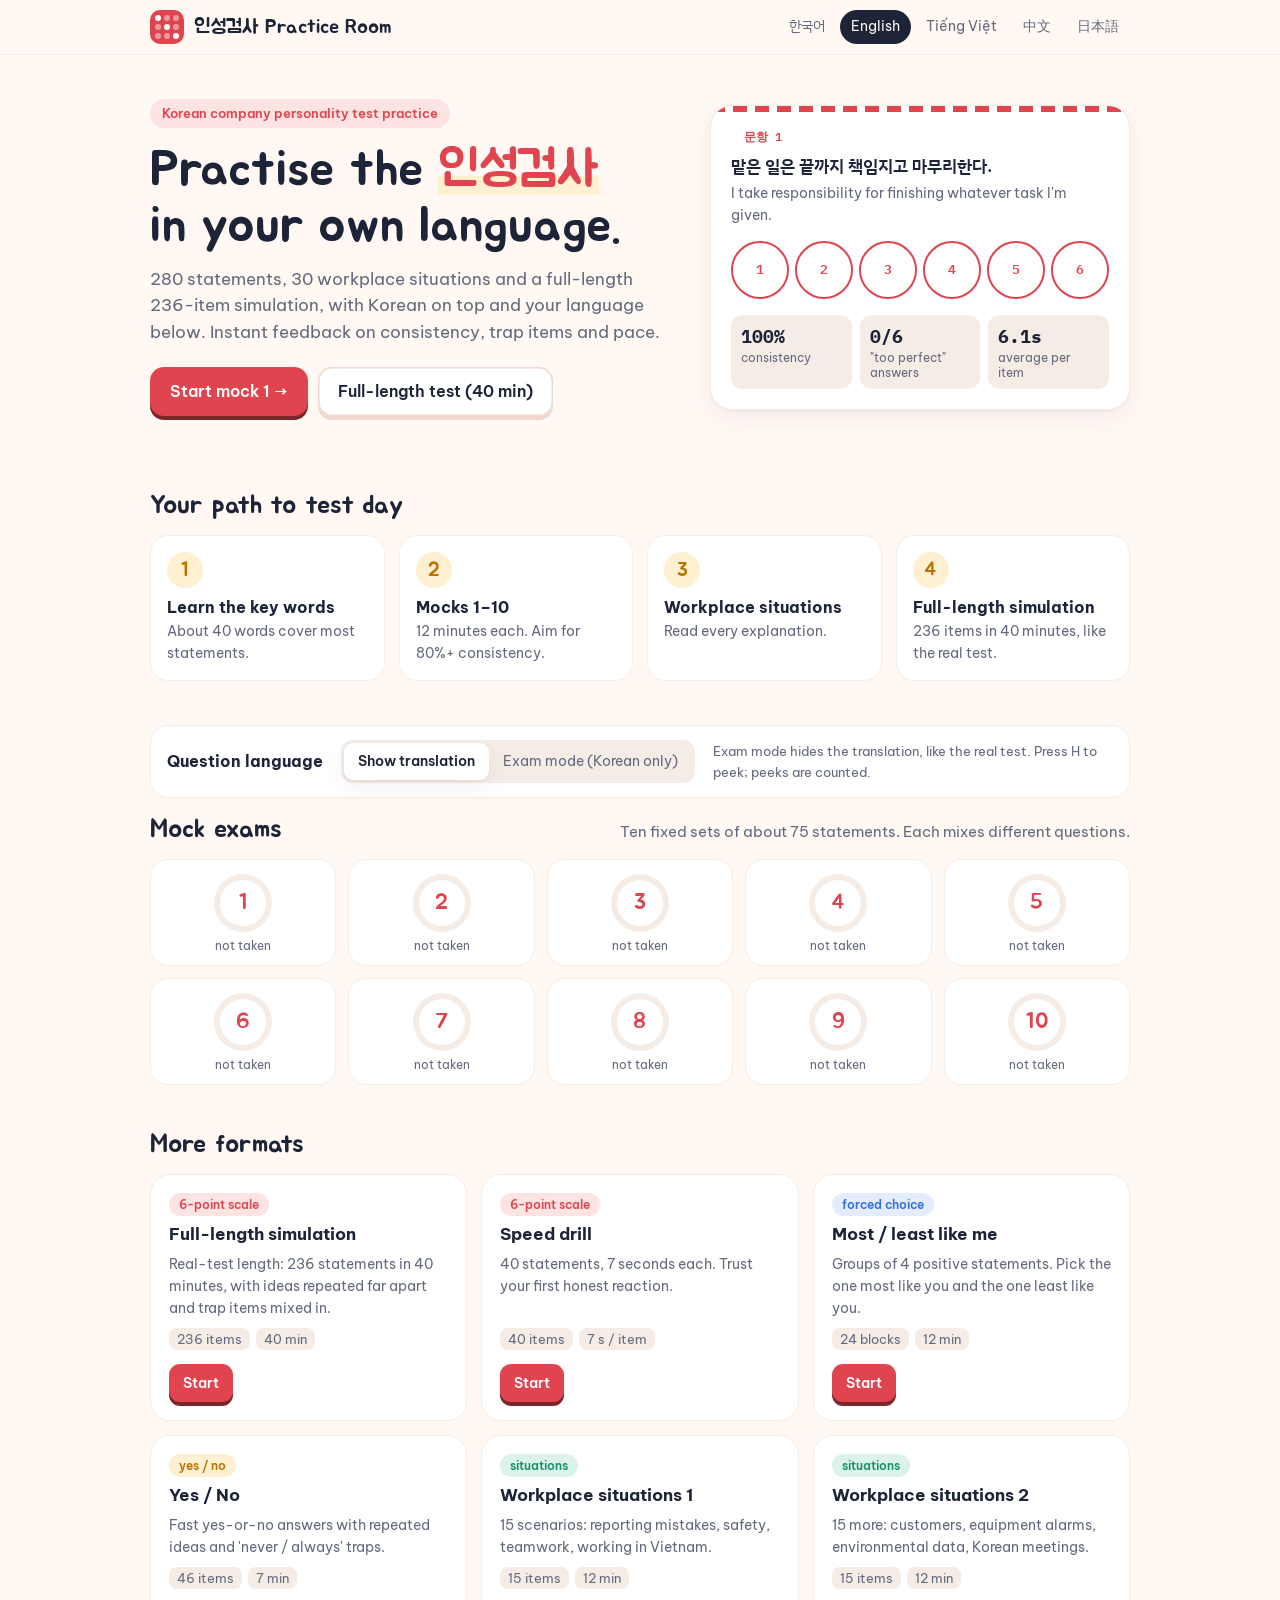
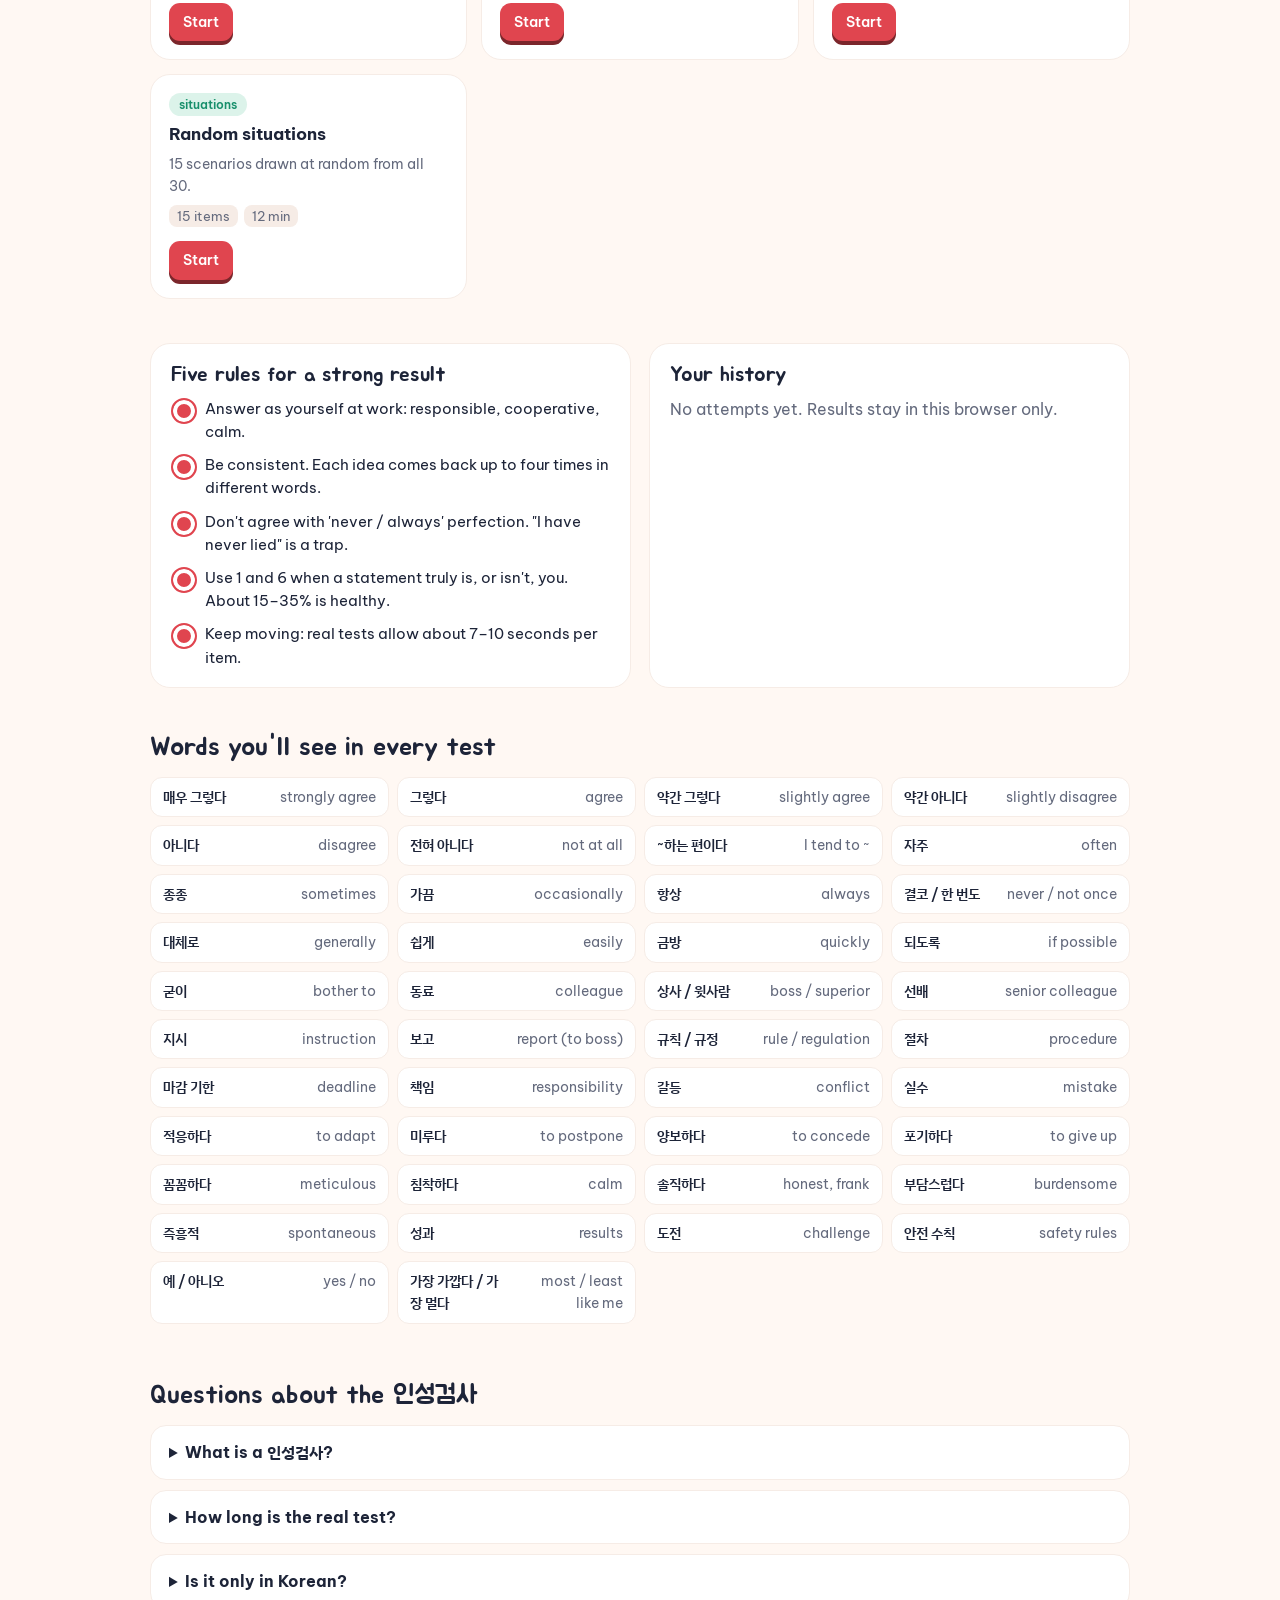
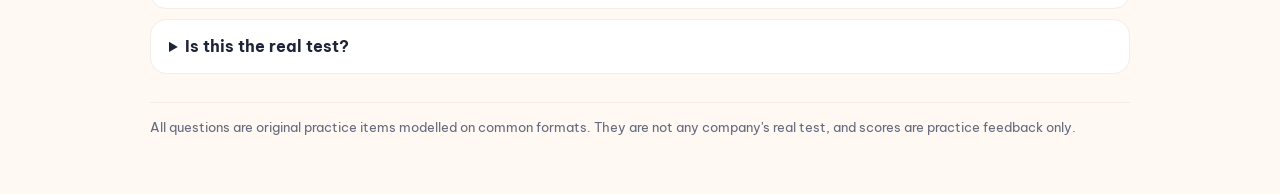
<file: index.html>
<!doctype html>
<html lang="en">
<head>
<meta charset="utf-8"><meta name="viewport" content="width=device-width, initial-scale=1, viewport-fit=cover">
<title>Korean Personality Test (인성검사) Practice – Free Mock Exams in English</title><meta name="description" content="Free practice for the Korean company personality test (인성검사): 10 mock exams, a 236-item full-length simulation, speed drill, forced-choice and 30 workplace situations, with English translations and instant feedback on consistency and faking."><meta name="keywords" content="인성검사, Korean personality test, Korean company personality test practice, inseong test, Korean job test, Samsung SK LG personality test practice, foreign students Korea job, 인적성 practice">
<link rel="canonical" href="https://nguyenducanh97.github.io/personality-test/"><link rel="alternate" hreflang="en" href="https://nguyenducanh97.github.io/personality-test/"><link rel="alternate" hreflang="ko" href="https://nguyenducanh97.github.io/personality-test/ko/"><link rel="alternate" hreflang="vi" href="https://nguyenducanh97.github.io/personality-test/vi/"><link rel="alternate" hreflang="zh-Hans" href="https://nguyenducanh97.github.io/personality-test/zh/"><link rel="alternate" hreflang="ja" href="https://nguyenducanh97.github.io/personality-test/ja/"><link rel="alternate" hreflang="x-default" href="https://nguyenducanh97.github.io/personality-test/"><meta name="robots" content="index, follow">
<meta property="og:type" content="website"><meta property="og:url" content="https://nguyenducanh97.github.io/personality-test/"><meta property="og:title" content="Korean Personality Test (인성검사) Practice – Free Mock Exams in English"><meta property="og:description" content="Free practice for the Korean company personality test (인성검사): 10 mock exams, a 236-item full-length simulation, speed drill, forced-choice and 30 workplace situations, with English translations and instant feedback on consistency and faking."><meta property="og:locale" content="en_US"><meta name="twitter:card" content="summary">
<meta name="theme-color" content="#E0454F"><link rel="preconnect" href="https://fonts.googleapis.com"><link rel="preconnect" href="https://fonts.gstatic.com" crossorigin><link rel="stylesheet" href="https://fonts.googleapis.com/css2?family=Jua&family=Be+Vietnam+Pro:wght@400;600;700&family=IBM+Plex+Sans+KR:wght@400;600;700&family=IBM+Plex+Mono:wght@500;600&display=swap"><script type="application/ld+json">{"@context": "https://schema.org", "@graph": [{"@type": "WebApplication", "name": "인성검사 Practice Room", "url": "https://nguyenducanh97.github.io/personality-test/", "inLanguage": "en", "applicationCategory": "EducationalApplication", "operatingSystem": "Any", "description": "Free practice for the Korean company personality test (인성검사): 10 mock exams, a 236-item full-length simulation, speed drill, forced-choice and 30 workplace situations, with English translations and instant feedback on consistency and faking.", "offers": {"@type": "Offer", "price": "0", "priceCurrency": "USD"}}, {"@type": "FAQPage", "mainEntity": [{"@type": "Question", "name": "What is a 인성검사?", "acceptedAnswer": {"@type": "Answer", "text": "It's the personality test most large Korean companies give applicants after document screening. You rate hundreds of short statements about yourself; there are no right answers, but companies check consistency, honesty and fit."}}, {"@type": "Question", "name": "How long is the real test?", "acceptedAnswer": {"@type": "Answer", "text": "Usually 200–400+ statements in 40–60 minutes, about 7–10 seconds each. The full-length simulation here matches that."}}, {"@type": "Question", "name": "Is it only in Korean?", "acceptedAnswer": {"@type": "Answer", "text": "Most tests are in Korean. Practise with translations first, then switch to exam mode to build reading speed."}}, {"@type": "Question", "name": "Is this the real test?", "acceptedAnswer": {"@type": "Answer", "text": "No. Every question here is an original practice item based on common formats, not any company's actual test."}}]}]}</script>
<link rel="stylesheet" href="assets/style.css">
</head>
<body>
<header class="topbar"><div class="in"><a class="brand" href="./"><span class="logo" aria-hidden="true"><i class="f"></i><i></i><i></i><i></i><i class="f"></i><i></i><i></i><i></i><i class="f"></i></span><span>인성검사 Practice Room</span></a><nav class="langs" aria-label="Language"><a href="./ko/" hreflang="ko" lang="ko">한국어</a><a href="./" hreflang="en" lang="en" aria-current="page">English</a><a href="./vi/" hreflang="vi" lang="vi">Tiếng Việt</a><a href="./zh/" hreflang="zh-Hans" lang="zh-Hans">中文</a><a href="./ja/" hreflang="ja" lang="ja">日本語</a></nav></div></header>
<main class="wrap">
<div id="app"><div class="hero"><div><span class="eyebrow">Korean company personality test practice</span><h1>Practise the 인성검사 in your own language.</h1><p class="sub">280 statements, 30 workplace situations and a full-length 236-item simulation, with Korean on top and your language below. Instant feedback on consistency, trap items and pace.</p></div></div>
<noscript><p>This practice site needs JavaScript.</p></noscript></div>
<section id="about" class="faq"><div class="sec-head"><h2>Questions about the 인성검사</h2></div><details><summary>What is a 인성검사?</summary><p>It's the personality test most large Korean companies give applicants after document screening. You rate hundreds of short statements about yourself; there are no right answers, but companies check consistency, honesty and fit.</p></details><details><summary>How long is the real test?</summary><p>Usually 200–400+ statements in 40–60 minutes, about 7–10 seconds each. The full-length simulation here matches that.</p></details><details><summary>Is it only in Korean?</summary><p>Most tests are in Korean. Practise with translations first, then switch to exam mode to build reading speed.</p></details><details><summary>Is this the real test?</summary><p>No. Every question here is an original practice item based on common formats, not any company's actual test.</p></details><footer class="note">All questions are original practice items modelled on common formats. They are not any company's real test, and scores are practice feedback only.</footer></section>
</main>
<script>window.PAGE_LANG="en";</script>
<script src="assets/data.js"></script>
<script src="assets/app.js"></script>
</body>
</html>
</file>
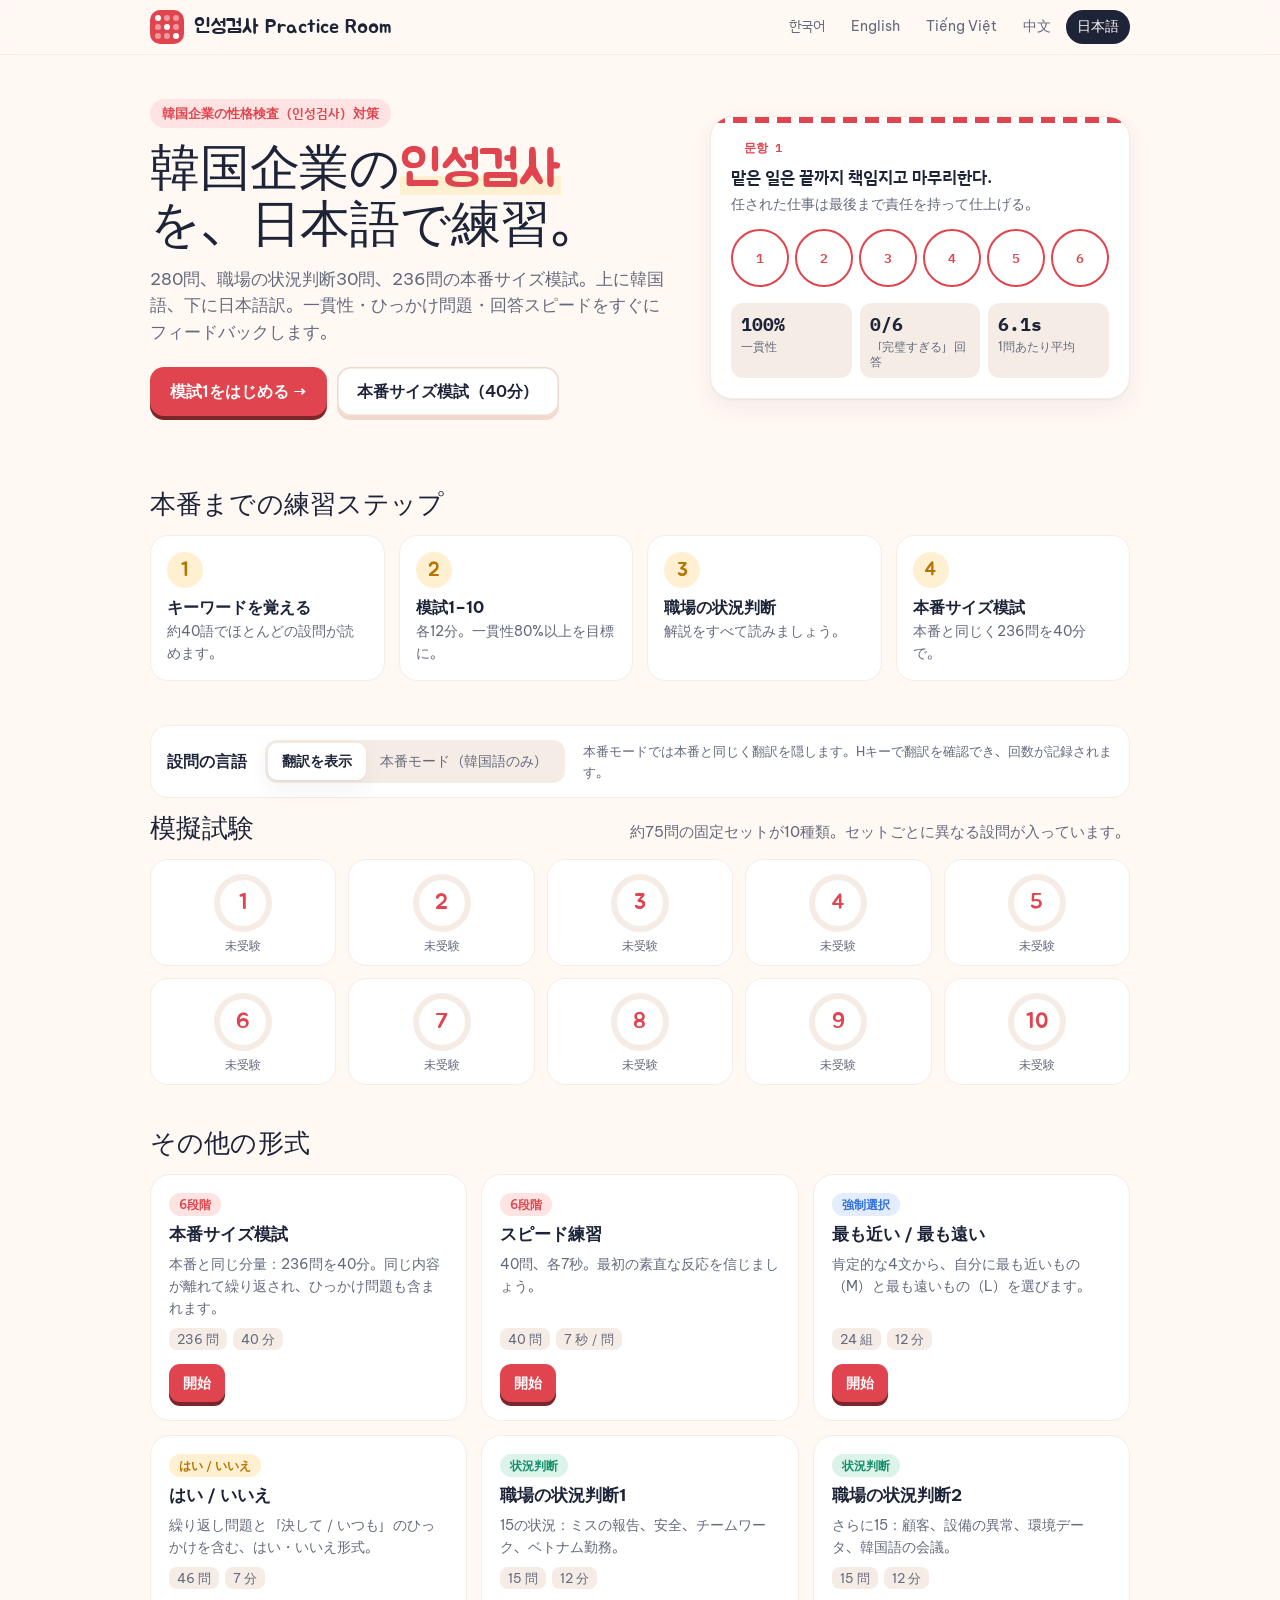
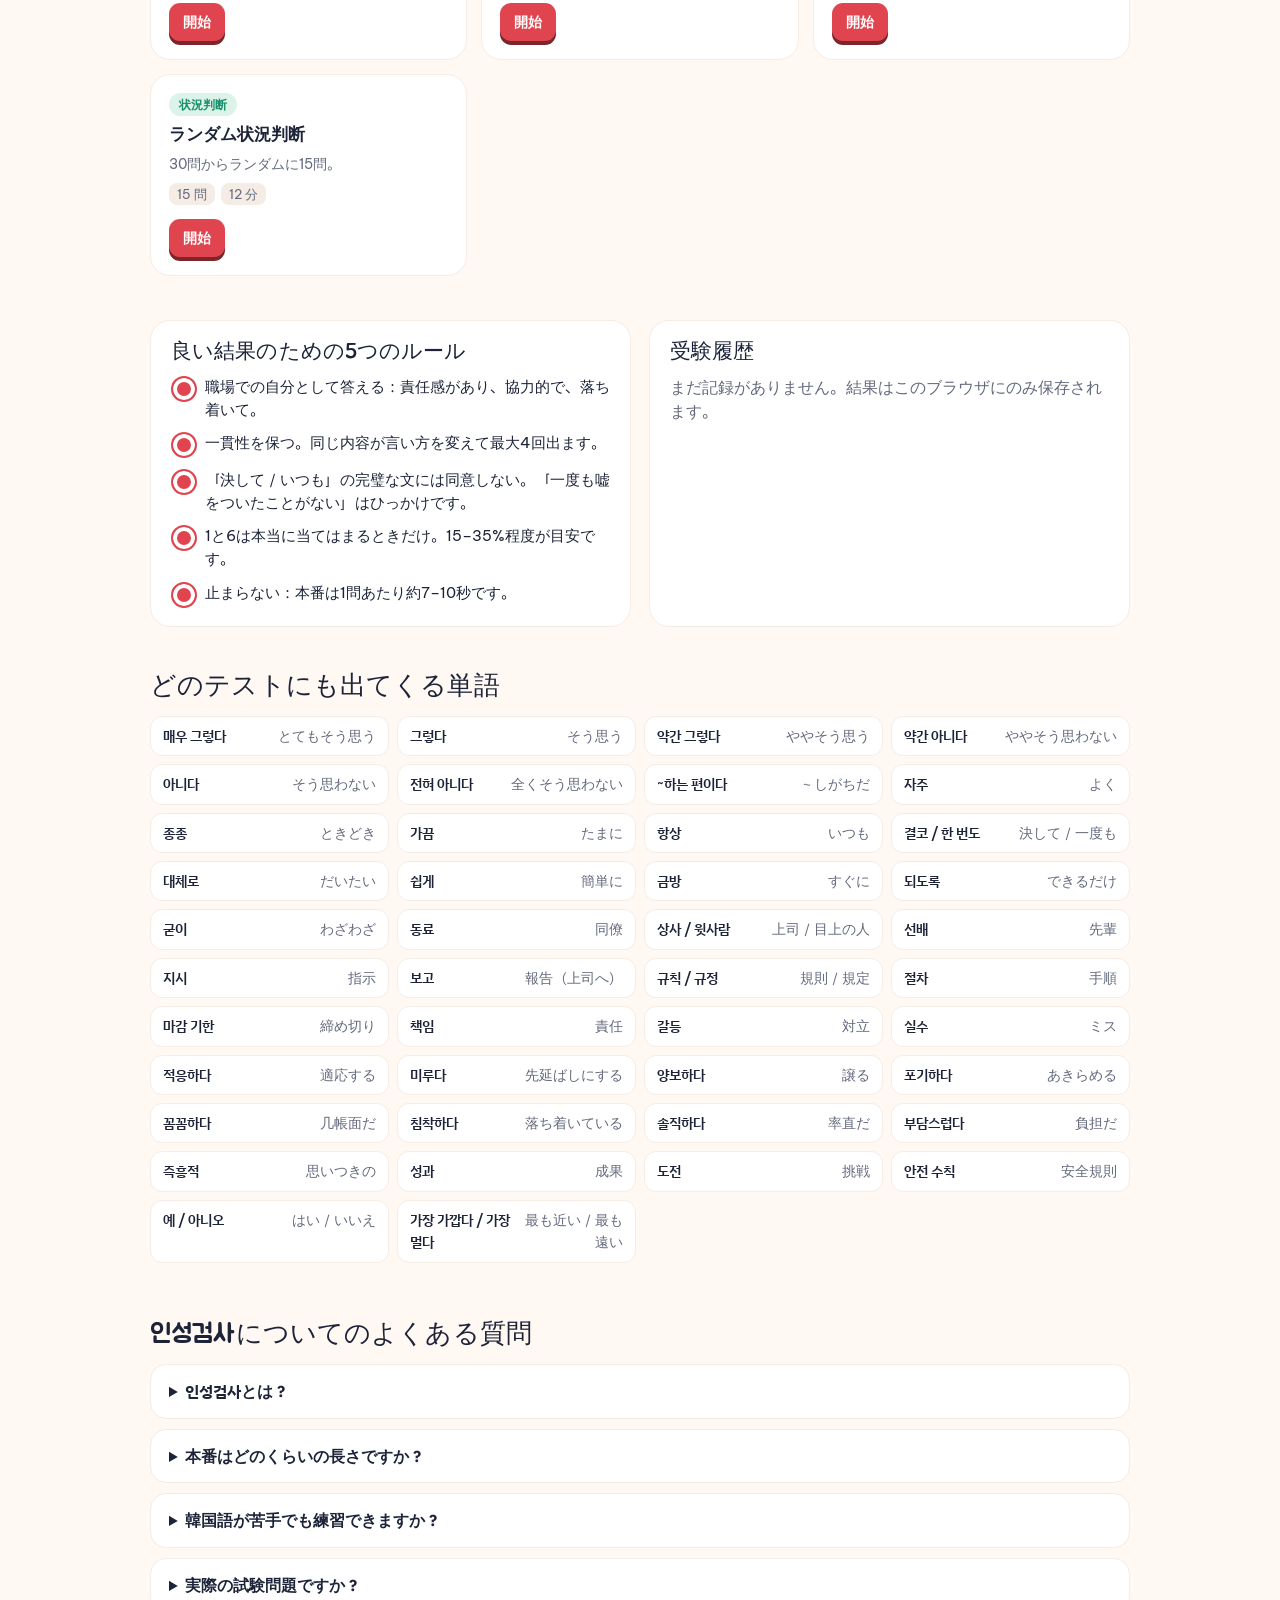
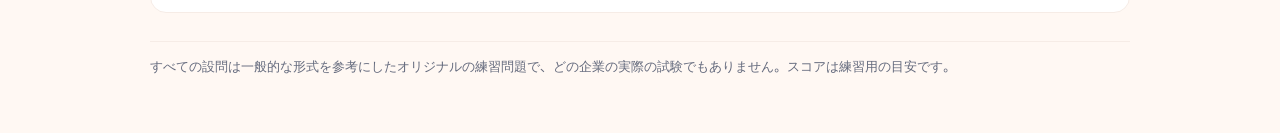
<file: ja/index.html>
<!doctype html>
<html lang="ja">
<head>
<meta charset="utf-8"><meta name="viewport" content="width=device-width, initial-scale=1, viewport-fit=cover">
<title>韓国企業の性格検査（인성검사）対策 – 無料模擬試験・日本語訳付き</title><meta name="description" content="韓国企業の性格検査（인성검사）を無料で練習：模試10回、236問の本番サイズ模試、スピード練習、強制選択、職場の状況判断30問。日本語訳付きで、回答の一貫性や誇張傾向をすぐに確認できます。韓国で就職を目指す留学生向け。"><meta name="keywords" content="인성검사, 韓国 性格検査, 韓国企業 適性検査 対策, 인성검사 練習, 韓国 就職, 留学生 韓国就職, 인적성">
<link rel="canonical" href="https://nguyenducanh97.github.io/personality-test/ja/"><link rel="alternate" hreflang="en" href="https://nguyenducanh97.github.io/personality-test/"><link rel="alternate" hreflang="ko" href="https://nguyenducanh97.github.io/personality-test/ko/"><link rel="alternate" hreflang="vi" href="https://nguyenducanh97.github.io/personality-test/vi/"><link rel="alternate" hreflang="zh-Hans" href="https://nguyenducanh97.github.io/personality-test/zh/"><link rel="alternate" hreflang="ja" href="https://nguyenducanh97.github.io/personality-test/ja/"><link rel="alternate" hreflang="x-default" href="https://nguyenducanh97.github.io/personality-test/"><meta name="robots" content="index, follow">
<meta property="og:type" content="website"><meta property="og:url" content="https://nguyenducanh97.github.io/personality-test/ja/"><meta property="og:title" content="韓国企業の性格検査（인성검사）対策 – 無料模擬試験・日本語訳付き"><meta property="og:description" content="韓国企業の性格検査（인성검사）を無料で練習：模試10回、236問の本番サイズ模試、スピード練習、強制選択、職場の状況判断30問。日本語訳付きで、回答の一貫性や誇張傾向をすぐに確認できます。韓国で就職を目指す留学生向け。"><meta property="og:locale" content="ja_JP"><meta name="twitter:card" content="summary">
<meta name="theme-color" content="#E0454F"><link rel="preconnect" href="https://fonts.googleapis.com"><link rel="preconnect" href="https://fonts.gstatic.com" crossorigin><link rel="stylesheet" href="https://fonts.googleapis.com/css2?family=Jua&family=Be+Vietnam+Pro:wght@400;600;700&family=IBM+Plex+Sans+KR:wght@400;600;700&family=IBM+Plex+Mono:wght@500;600&display=swap"><script type="application/ld+json">{"@context": "https://schema.org", "@graph": [{"@type": "WebApplication", "name": "인성검사 Practice Room", "url": "https://nguyenducanh97.github.io/personality-test/ja/", "inLanguage": "ja", "applicationCategory": "EducationalApplication", "operatingSystem": "Any", "description": "韓国企業の性格検査（인성검사）を無料で練習：模試10回、236問の本番サイズ模試、スピード練習、強制選択、職場の状況判断30問。日本語訳付きで、回答の一貫性や誇張傾向をすぐに確認できます。韓国で就職を目指す留学生向け。", "offers": {"@type": "Offer", "price": "0", "priceCurrency": "USD"}}, {"@type": "FAQPage", "mainEntity": [{"@type": "Question", "name": "인성검사とは？", "acceptedAnswer": {"@type": "Answer", "text": "韓国の大企業の多くが書類選考の後に実施する性格検査です。自分についての短い文に数百問回答します。正解はありませんが、一貫性・誠実さ・適性が見られます。"}}, {"@type": "Question", "name": "本番はどのくらいの長さですか？", "acceptedAnswer": {"@type": "Answer", "text": "一般的に40–60分で200–400問以上、1問あたり約7–10秒です。このサイトの本番サイズ模試も同じ分量です。"}}, {"@type": "Question", "name": "韓国語が苦手でも練習できますか？", "acceptedAnswer": {"@type": "Answer", "text": "はい。まず日本語訳を見ながら練習し、その後本番モードで韓国語を読むスピードを上げましょう。"}}, {"@type": "Question", "name": "実際の試験問題ですか？", "acceptedAnswer": {"@type": "Answer", "text": "いいえ。すべて一般的な形式を参考にしたオリジナルの練習問題です。"}}]}]}</script>
<link rel="stylesheet" href="../assets/style.css">
</head>
<body>
<header class="topbar"><div class="in"><a class="brand" href="../"><span class="logo" aria-hidden="true"><i class="f"></i><i></i><i></i><i></i><i class="f"></i><i></i><i></i><i></i><i class="f"></i></span><span>인성검사 Practice Room</span></a><nav class="langs" aria-label="Language"><a href="../ko/" hreflang="ko" lang="ko">한국어</a><a href="../" hreflang="en" lang="en">English</a><a href="../vi/" hreflang="vi" lang="vi">Tiếng Việt</a><a href="../zh/" hreflang="zh-Hans" lang="zh-Hans">中文</a><a href="../ja/" hreflang="ja" lang="ja" aria-current="page">日本語</a></nav></div></header>
<main class="wrap">
<div id="app"><div class="hero"><div><span class="eyebrow">韓国企業の性格検査（인성검사）対策</span><h1>韓国企業の인성검사を、日本語で練習。</h1><p class="sub">280問、職場の状況判断30問、236問の本番サイズ模試。上に韓国語、下に日本語訳。一貫性・ひっかけ問題・回答スピードをすぐにフィードバックします。</p></div></div>
<noscript><p>This practice site needs JavaScript.</p></noscript></div>
<section id="about" class="faq"><div class="sec-head"><h2>인성검사についてのよくある質問</h2></div><details><summary>인성검사とは？</summary><p>韓国の大企業の多くが書類選考の後に実施する性格検査です。自分についての短い文に数百問回答します。正解はありませんが、一貫性・誠実さ・適性が見られます。</p></details><details><summary>本番はどのくらいの長さですか？</summary><p>一般的に40–60分で200–400問以上、1問あたり約7–10秒です。このサイトの本番サイズ模試も同じ分量です。</p></details><details><summary>韓国語が苦手でも練習できますか？</summary><p>はい。まず日本語訳を見ながら練習し、その後本番モードで韓国語を読むスピードを上げましょう。</p></details><details><summary>実際の試験問題ですか？</summary><p>いいえ。すべて一般的な形式を参考にしたオリジナルの練習問題です。</p></details><footer class="note">すべての設問は一般的な形式を参考にしたオリジナルの練習問題で、どの企業の実際の試験でもありません。スコアは練習用の目安です。</footer></section>
</main>
<script>window.PAGE_LANG="ja";</script>
<script src="../assets/data.js"></script><script src="../assets/tr-ja.js"></script>
<script src="../assets/app.js"></script>
</body>
</html>
</file>
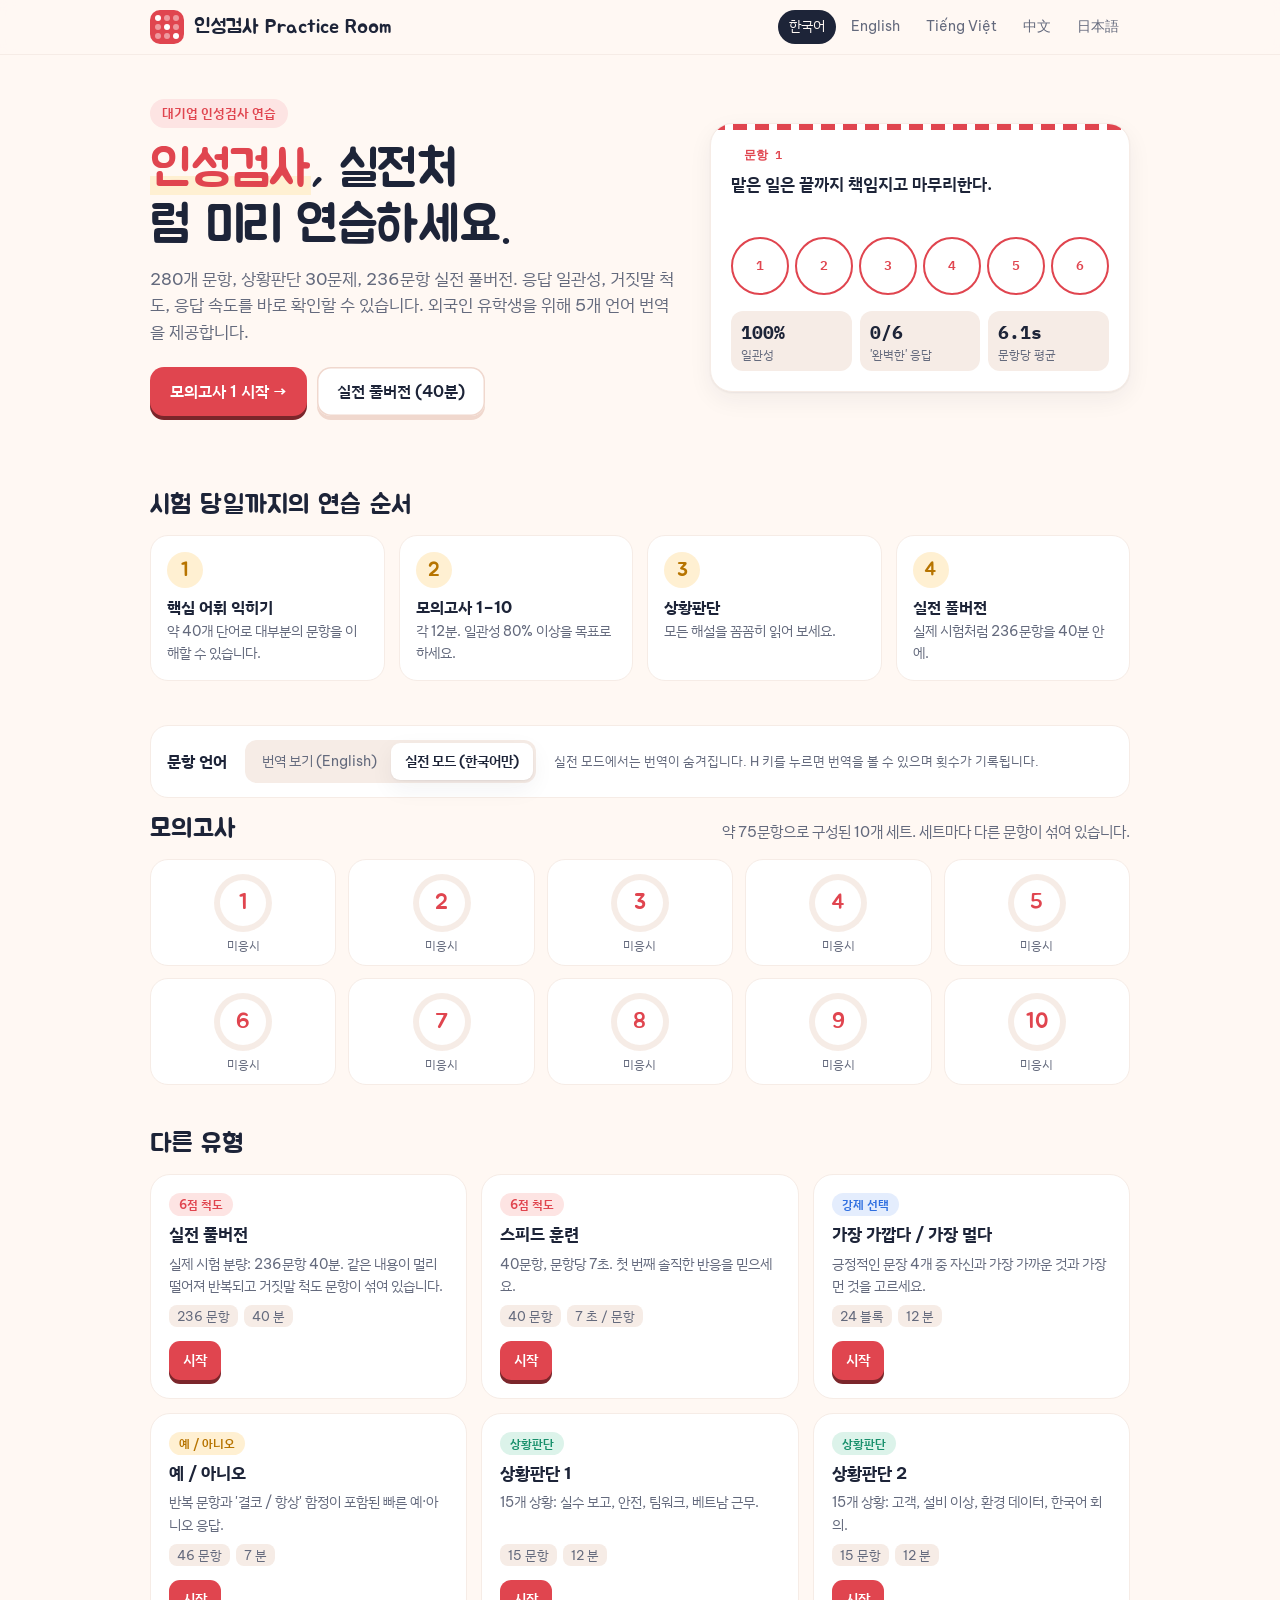
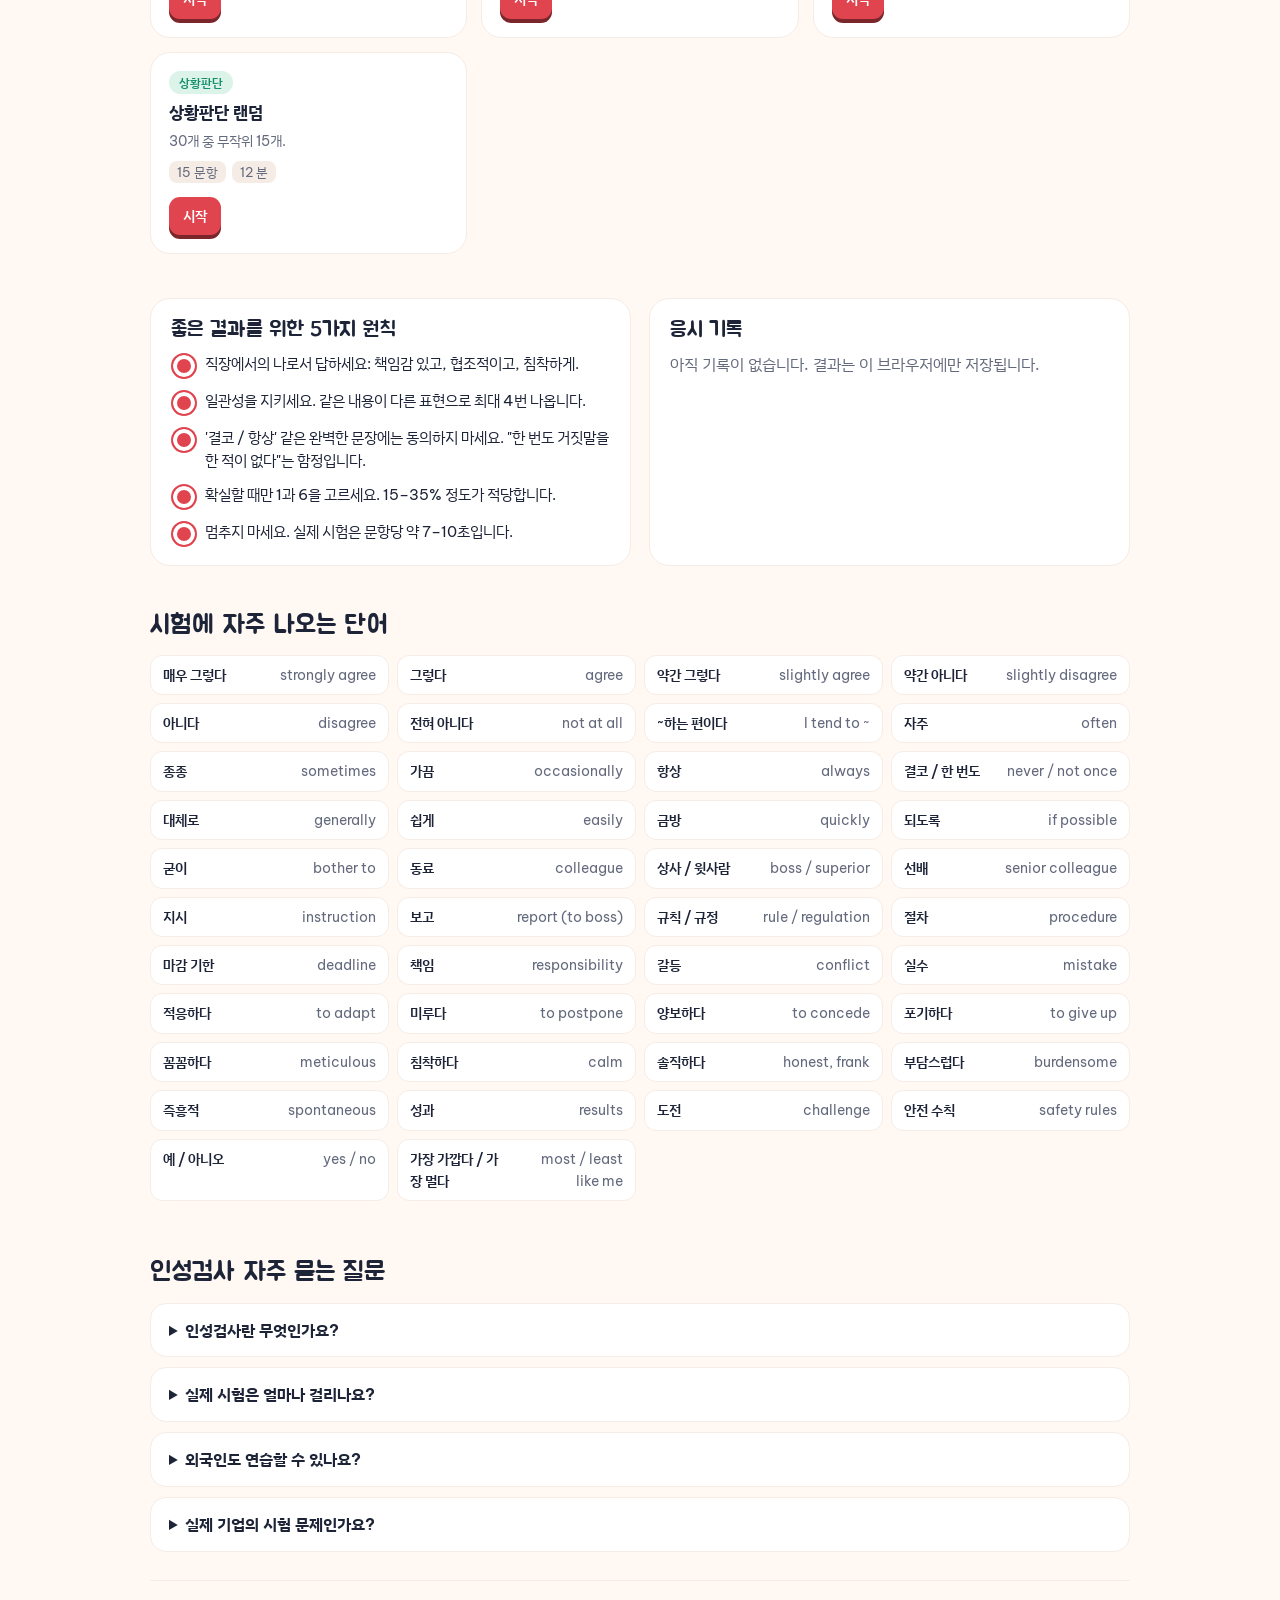
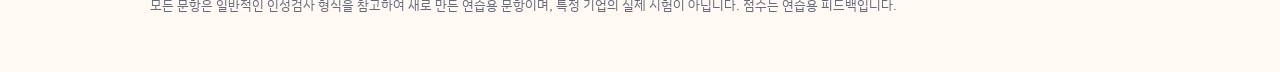
<file: ko/index.html>
<!doctype html>
<html lang="ko">
<head>
<meta charset="utf-8"><meta name="viewport" content="width=device-width, initial-scale=1, viewport-fit=cover">
<title>인성검사 연습 – 무료 인성검사 모의고사 · 상황판단 · 실전 풀버전</title><meta name="description" content="무료 인성검사 연습 사이트. 대기업 인성검사 형식의 모의고사 10회, 236문항 실전 풀버전, 스피드 훈련, 가장 가깝다/멀다, 예/아니오, 상황판단 30문제. 응답 일관성·거짓말 척도·극단 응답 비율을 바로 확인하세요. 외국인 유학생을 위한 영어·베트남어·중국어·일본어 번역 제공."><meta name="keywords" content="인성검사, 인성검사 연습, 인성검사 모의고사, 인적성검사, 대기업 인성검사, 인성검사 문제, 상황판단검사, 인성검사 거짓말 척도, 인성검사 일관성, 외국인 유학생 취업, 인성검사 무료">
<link rel="canonical" href="https://nguyenducanh97.github.io/personality-test/ko/"><link rel="alternate" hreflang="en" href="https://nguyenducanh97.github.io/personality-test/"><link rel="alternate" hreflang="ko" href="https://nguyenducanh97.github.io/personality-test/ko/"><link rel="alternate" hreflang="vi" href="https://nguyenducanh97.github.io/personality-test/vi/"><link rel="alternate" hreflang="zh-Hans" href="https://nguyenducanh97.github.io/personality-test/zh/"><link rel="alternate" hreflang="ja" href="https://nguyenducanh97.github.io/personality-test/ja/"><link rel="alternate" hreflang="x-default" href="https://nguyenducanh97.github.io/personality-test/"><meta name="robots" content="index, follow">
<meta property="og:type" content="website"><meta property="og:url" content="https://nguyenducanh97.github.io/personality-test/ko/"><meta property="og:title" content="인성검사 연습 – 무료 인성검사 모의고사 · 상황판단 · 실전 풀버전"><meta property="og:description" content="무료 인성검사 연습 사이트. 대기업 인성검사 형식의 모의고사 10회, 236문항 실전 풀버전, 스피드 훈련, 가장 가깝다/멀다, 예/아니오, 상황판단 30문제. 응답 일관성·거짓말 척도·극단 응답 비율을 바로 확인하세요. 외국인 유학생을 위한 영어·베트남어·중국어·일본어 번역 제공."><meta property="og:locale" content="ko_KR"><meta name="twitter:card" content="summary">
<meta name="theme-color" content="#E0454F"><link rel="preconnect" href="https://fonts.googleapis.com"><link rel="preconnect" href="https://fonts.gstatic.com" crossorigin><link rel="stylesheet" href="https://fonts.googleapis.com/css2?family=Jua&family=Be+Vietnam+Pro:wght@400;600;700&family=IBM+Plex+Sans+KR:wght@400;600;700&family=IBM+Plex+Mono:wght@500;600&display=swap"><script type="application/ld+json">{"@context": "https://schema.org", "@graph": [{"@type": "WebApplication", "name": "인성검사 Practice Room", "url": "https://nguyenducanh97.github.io/personality-test/ko/", "inLanguage": "ko", "applicationCategory": "EducationalApplication", "operatingSystem": "Any", "description": "무료 인성검사 연습 사이트. 대기업 인성검사 형식의 모의고사 10회, 236문항 실전 풀버전, 스피드 훈련, 가장 가깝다/멀다, 예/아니오, 상황판단 30문제. 응답 일관성·거짓말 척도·극단 응답 비율을 바로 확인하세요. 외국인 유학생을 위한 영어·베트남어·중국어·일본어 번역 제공.", "offers": {"@type": "Offer", "price": "0", "priceCurrency": "USD"}}, {"@type": "FAQPage", "mainEntity": [{"@type": "Question", "name": "인성검사란 무엇인가요?", "acceptedAnswer": {"@type": "Answer", "text": "대부분의 대기업이 서류 전형 후 실시하는 성격 검사입니다. 자신에 대한 짧은 문장 수백 개에 응답하며 정답은 없지만, 일관성·정직성·조직 적합성을 확인합니다."}}, {"@type": "Question", "name": "실제 시험은 얼마나 걸리나요?", "acceptedAnswer": {"@type": "Answer", "text": "보통 200–400개 이상의 문항을 40–60분 안에 풉니다. 문항당 약 7–10초입니다. 이 사이트의 실전 풀버전이 이 분량과 같습니다."}}, {"@type": "Question", "name": "외국인도 연습할 수 있나요?", "acceptedAnswer": {"@type": "Answer", "text": "네. 한국어 문항 아래에 영어·베트남어·중국어·일본어 번역을 보며 연습한 뒤, 실전 모드로 한국어 읽기 속도를 높일 수 있습니다."}}, {"@type": "Question", "name": "실제 기업의 시험 문제인가요?", "acceptedAnswer": {"@type": "Answer", "text": "아닙니다. 모든 문항은 일반적인 형식을 참고해 새로 만든 연습용 문항입니다."}}]}]}</script>
<link rel="stylesheet" href="../assets/style.css">
</head>
<body>
<header class="topbar"><div class="in"><a class="brand" href="../"><span class="logo" aria-hidden="true"><i class="f"></i><i></i><i></i><i></i><i class="f"></i><i></i><i></i><i></i><i class="f"></i></span><span>인성검사 Practice Room</span></a><nav class="langs" aria-label="Language"><a href="../ko/" hreflang="ko" lang="ko" aria-current="page">한국어</a><a href="../" hreflang="en" lang="en">English</a><a href="../vi/" hreflang="vi" lang="vi">Tiếng Việt</a><a href="../zh/" hreflang="zh-Hans" lang="zh-Hans">中文</a><a href="../ja/" hreflang="ja" lang="ja">日本語</a></nav></div></header>
<main class="wrap">
<div id="app"><div class="hero"><div><span class="eyebrow">대기업 인성검사 연습</span><h1>인성검사, 실전처럼 미리 연습하세요.</h1><p class="sub">280개 문항, 상황판단 30문제, 236문항 실전 풀버전. 응답 일관성, 거짓말 척도, 응답 속도를 바로 확인할 수 있습니다. 외국인 유학생을 위해 5개 언어 번역을 제공합니다.</p></div></div>
<noscript><p>This practice site needs JavaScript.</p></noscript></div>
<section id="about" class="faq"><div class="sec-head"><h2>인성검사 자주 묻는 질문</h2></div><details><summary>인성검사란 무엇인가요?</summary><p>대부분의 대기업이 서류 전형 후 실시하는 성격 검사입니다. 자신에 대한 짧은 문장 수백 개에 응답하며 정답은 없지만, 일관성·정직성·조직 적합성을 확인합니다.</p></details><details><summary>실제 시험은 얼마나 걸리나요?</summary><p>보통 200–400개 이상의 문항을 40–60분 안에 풉니다. 문항당 약 7–10초입니다. 이 사이트의 실전 풀버전이 이 분량과 같습니다.</p></details><details><summary>외국인도 연습할 수 있나요?</summary><p>네. 한국어 문항 아래에 영어·베트남어·중국어·일본어 번역을 보며 연습한 뒤, 실전 모드로 한국어 읽기 속도를 높일 수 있습니다.</p></details><details><summary>실제 기업의 시험 문제인가요?</summary><p>아닙니다. 모든 문항은 일반적인 형식을 참고해 새로 만든 연습용 문항입니다.</p></details><footer class="note">모든 문항은 일반적인 인성검사 형식을 참고하여 새로 만든 연습용 문항이며, 특정 기업의 실제 시험이 아닙니다. 점수는 연습용 피드백입니다.</footer></section>
</main>
<script>window.PAGE_LANG="ko";</script>
<script src="../assets/data.js"></script>
<script src="../assets/app.js"></script>
</body>
</html>
</file>
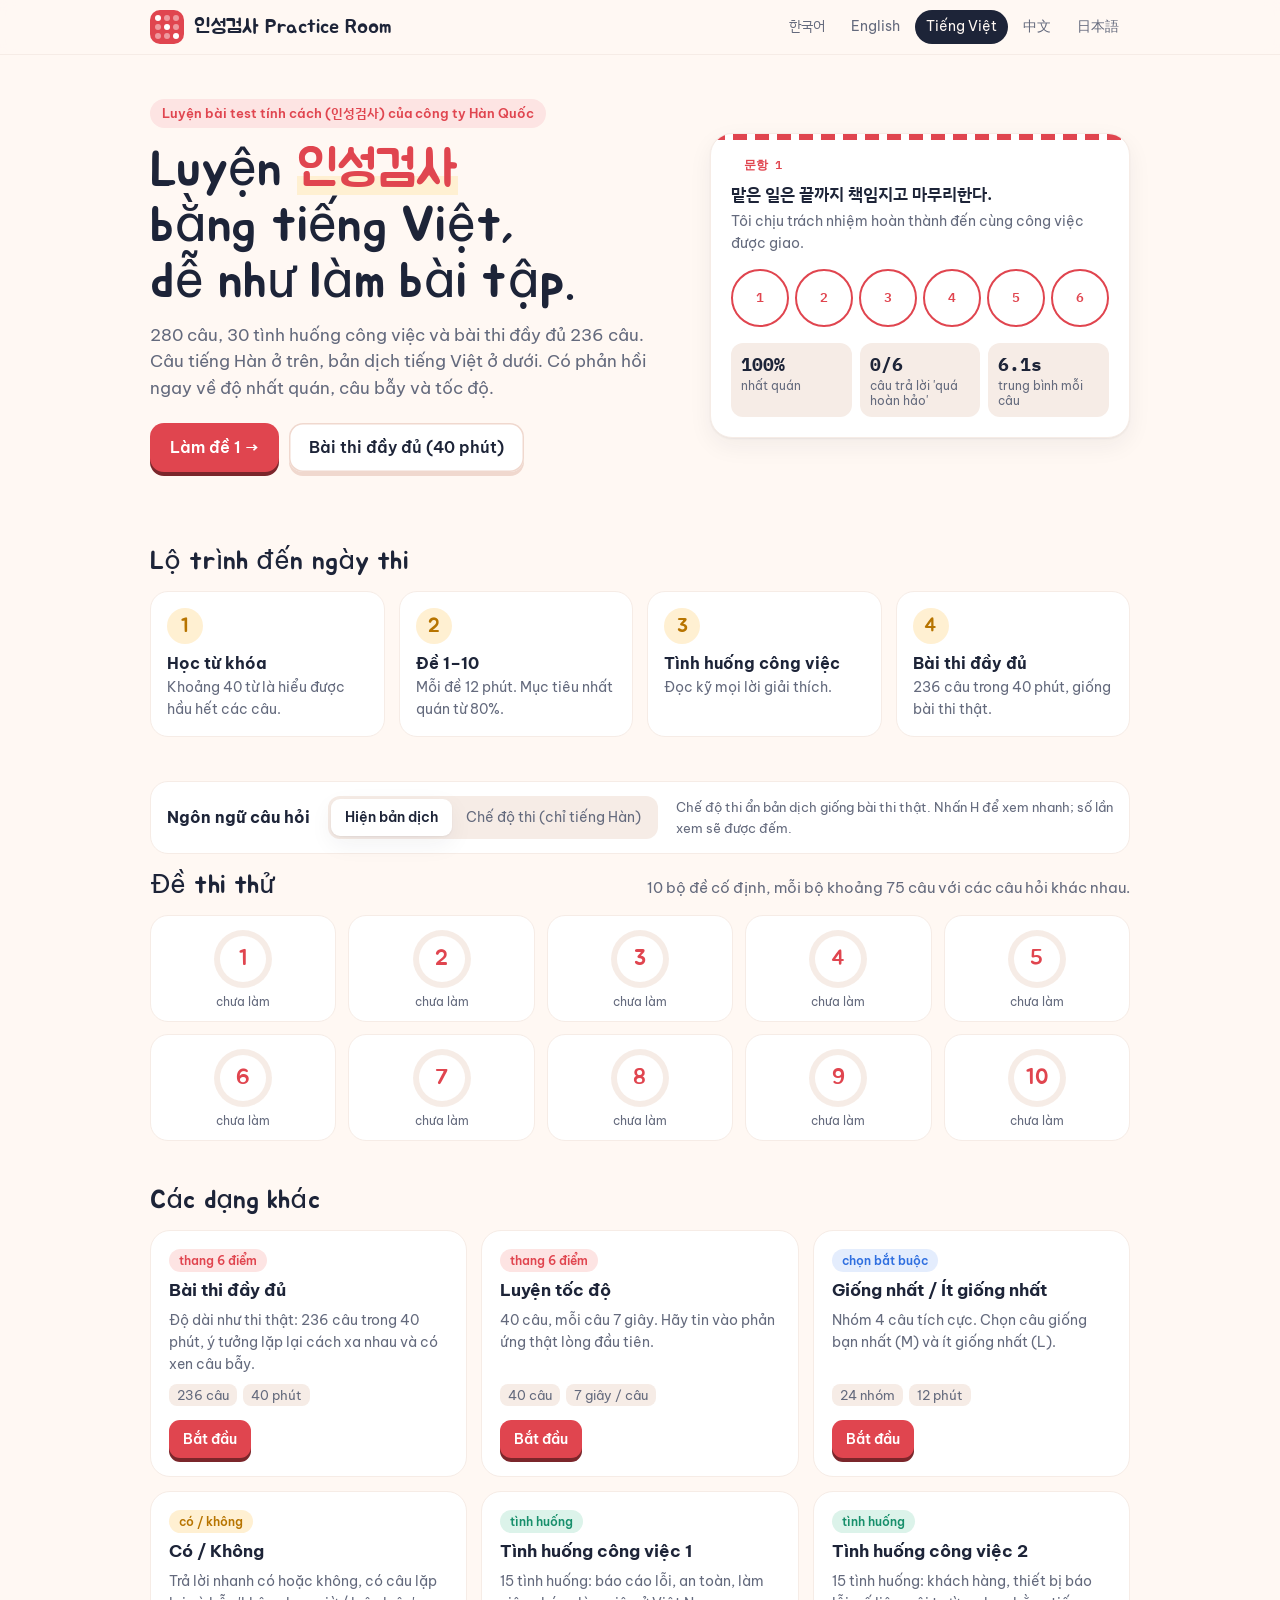
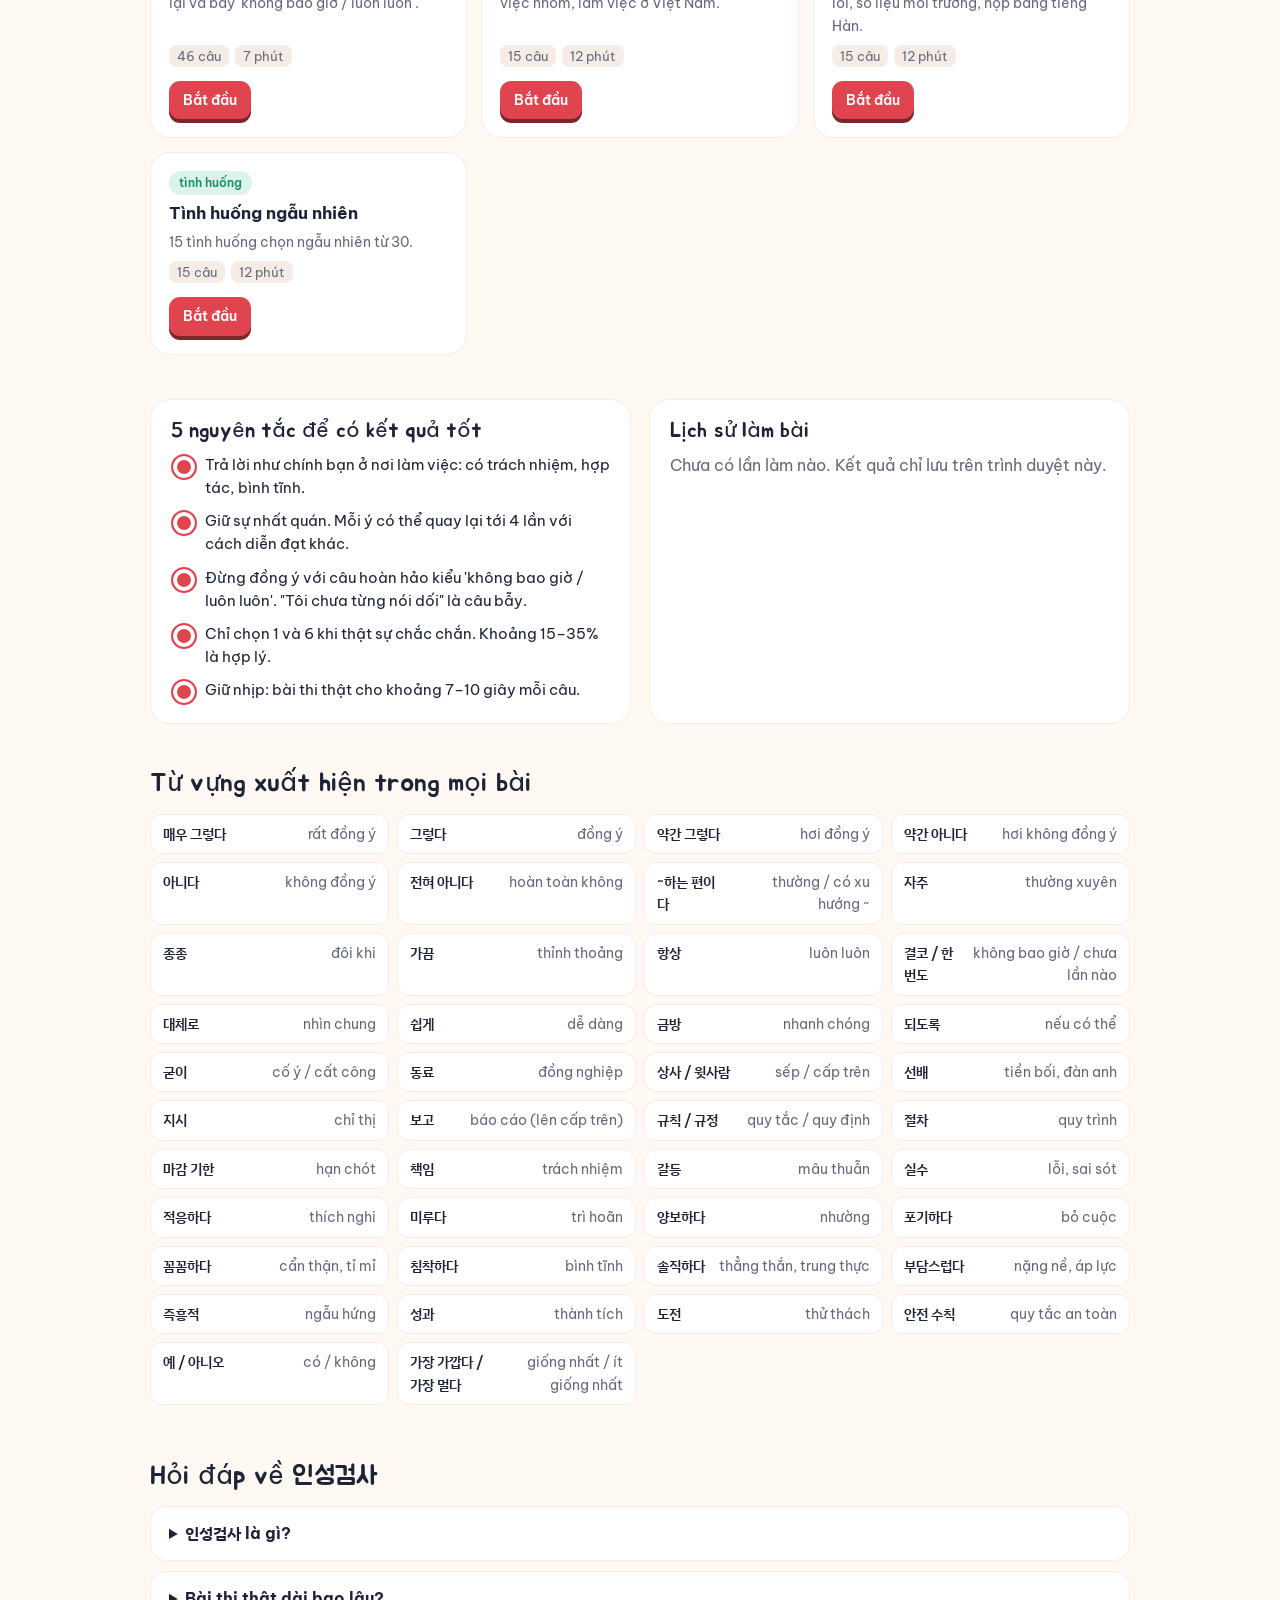
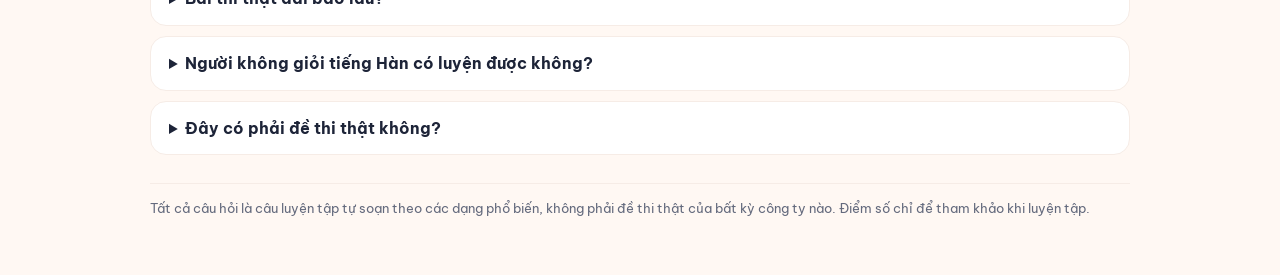
<file: vi/index.html>
<!doctype html>
<html lang="vi">
<head>
<meta charset="utf-8"><meta name="viewport" content="width=device-width, initial-scale=1, viewport-fit=cover">
<title>Luyện thi 인성검사 – Bài test tính cách công ty Hàn Quốc miễn phí, có tiếng Việt</title><meta name="description" content="Luyện miễn phí bài test tính cách (인성검사) của các công ty Hàn Quốc: 10 đề thi thử, bài thi đầy đủ 236 câu, luyện tốc độ và 30 tình huống công việc, có bản dịch tiếng Việt và phản hồi ngay về độ nhất quán. Dành cho du học sinh Việt Nam xin việc tại Hàn Quốc."><meta name="keywords" content="인성검사, bài test tính cách Hàn Quốc, luyện thi 인성검사, test tính cách công ty Hàn Quốc, du học sinh Việt Nam xin việc Hàn Quốc, phỏng vấn công ty Hàn Quốc, 인적성, thi tuyển dụng Hàn Quốc">
<link rel="canonical" href="https://nguyenducanh97.github.io/personality-test/vi/"><link rel="alternate" hreflang="en" href="https://nguyenducanh97.github.io/personality-test/"><link rel="alternate" hreflang="ko" href="https://nguyenducanh97.github.io/personality-test/ko/"><link rel="alternate" hreflang="vi" href="https://nguyenducanh97.github.io/personality-test/vi/"><link rel="alternate" hreflang="zh-Hans" href="https://nguyenducanh97.github.io/personality-test/zh/"><link rel="alternate" hreflang="ja" href="https://nguyenducanh97.github.io/personality-test/ja/"><link rel="alternate" hreflang="x-default" href="https://nguyenducanh97.github.io/personality-test/"><meta name="robots" content="index, follow">
<meta property="og:type" content="website"><meta property="og:url" content="https://nguyenducanh97.github.io/personality-test/vi/"><meta property="og:title" content="Luyện thi 인성검사 – Bài test tính cách công ty Hàn Quốc miễn phí, có tiếng Việt"><meta property="og:description" content="Luyện miễn phí bài test tính cách (인성검사) của các công ty Hàn Quốc: 10 đề thi thử, bài thi đầy đủ 236 câu, luyện tốc độ và 30 tình huống công việc, có bản dịch tiếng Việt và phản hồi ngay về độ nhất quán. Dành cho du học sinh Việt Nam xin việc tại Hàn Quốc."><meta property="og:locale" content="vi_VN"><meta name="twitter:card" content="summary">
<meta name="theme-color" content="#E0454F"><link rel="preconnect" href="https://fonts.googleapis.com"><link rel="preconnect" href="https://fonts.gstatic.com" crossorigin><link rel="stylesheet" href="https://fonts.googleapis.com/css2?family=Jua&family=Be+Vietnam+Pro:wght@400;600;700&family=IBM+Plex+Sans+KR:wght@400;600;700&family=IBM+Plex+Mono:wght@500;600&display=swap"><script type="application/ld+json">{"@context": "https://schema.org", "@graph": [{"@type": "WebApplication", "name": "인성검사 Practice Room", "url": "https://nguyenducanh97.github.io/personality-test/vi/", "inLanguage": "vi", "applicationCategory": "EducationalApplication", "operatingSystem": "Any", "description": "Luyện miễn phí bài test tính cách (인성검사) của các công ty Hàn Quốc: 10 đề thi thử, bài thi đầy đủ 236 câu, luyện tốc độ và 30 tình huống công việc, có bản dịch tiếng Việt và phản hồi ngay về độ nhất quán. Dành cho du học sinh Việt Nam xin việc tại Hàn Quốc.", "offers": {"@type": "Offer", "price": "0", "priceCurrency": "USD"}}, {"@type": "FAQPage", "mainEntity": [{"@type": "Question", "name": "인성검사 là gì?", "acceptedAnswer": {"@type": "Answer", "text": "Đây là bài test tính cách mà hầu hết các tập đoàn Hàn Quốc tổ chức sau vòng hồ sơ. Bạn đánh giá hàng trăm câu ngắn về bản thân; không có đáp án đúng, nhưng công ty sẽ xem độ nhất quán, sự trung thực và mức độ phù hợp."}}, {"@type": "Question", "name": "Bài thi thật dài bao lâu?", "acceptedAnswer": {"@type": "Answer", "text": "Thường 200–400 câu trở lên trong 40–60 phút, khoảng 7–10 giây mỗi câu. Bài thi đầy đủ ở đây có độ dài tương tự."}}, {"@type": "Question", "name": "Người không giỏi tiếng Hàn có luyện được không?", "acceptedAnswer": {"@type": "Answer", "text": "Được. Hãy luyện với bản dịch tiếng Việt trước, sau đó chuyển sang chế độ thi để tăng tốc độ đọc tiếng Hàn."}}, {"@type": "Question", "name": "Đây có phải đề thi thật không?", "acceptedAnswer": {"@type": "Answer", "text": "Không. Mọi câu hỏi đều là câu luyện tập tự soạn theo các dạng phổ biến, không phải đề thật của công ty nào."}}]}]}</script>
<link rel="stylesheet" href="../assets/style.css">
</head>
<body>
<header class="topbar"><div class="in"><a class="brand" href="../"><span class="logo" aria-hidden="true"><i class="f"></i><i></i><i></i><i></i><i class="f"></i><i></i><i></i><i></i><i class="f"></i></span><span>인성검사 Practice Room</span></a><nav class="langs" aria-label="Language"><a href="../ko/" hreflang="ko" lang="ko">한국어</a><a href="../" hreflang="en" lang="en">English</a><a href="../vi/" hreflang="vi" lang="vi" aria-current="page">Tiếng Việt</a><a href="../zh/" hreflang="zh-Hans" lang="zh-Hans">中文</a><a href="../ja/" hreflang="ja" lang="ja">日本語</a></nav></div></header>
<main class="wrap">
<div id="app"><div class="hero"><div><span class="eyebrow">Luyện bài test tính cách (인성검사) của công ty Hàn Quốc</span><h1>Luyện 인성검사 bằng tiếng Việt, dễ như làm bài tập.</h1><p class="sub">280 câu, 30 tình huống công việc và bài thi đầy đủ 236 câu. Câu tiếng Hàn ở trên, bản dịch tiếng Việt ở dưới. Có phản hồi ngay về độ nhất quán, câu bẫy và tốc độ.</p></div></div>
<noscript><p>This practice site needs JavaScript.</p></noscript></div>
<section id="about" class="faq"><div class="sec-head"><h2>Hỏi đáp về 인성검사</h2></div><details><summary>인성검사 là gì?</summary><p>Đây là bài test tính cách mà hầu hết các tập đoàn Hàn Quốc tổ chức sau vòng hồ sơ. Bạn đánh giá hàng trăm câu ngắn về bản thân; không có đáp án đúng, nhưng công ty sẽ xem độ nhất quán, sự trung thực và mức độ phù hợp.</p></details><details><summary>Bài thi thật dài bao lâu?</summary><p>Thường 200–400 câu trở lên trong 40–60 phút, khoảng 7–10 giây mỗi câu. Bài thi đầy đủ ở đây có độ dài tương tự.</p></details><details><summary>Người không giỏi tiếng Hàn có luyện được không?</summary><p>Được. Hãy luyện với bản dịch tiếng Việt trước, sau đó chuyển sang chế độ thi để tăng tốc độ đọc tiếng Hàn.</p></details><details><summary>Đây có phải đề thi thật không?</summary><p>Không. Mọi câu hỏi đều là câu luyện tập tự soạn theo các dạng phổ biến, không phải đề thật của công ty nào.</p></details><footer class="note">Tất cả câu hỏi là câu luyện tập tự soạn theo các dạng phổ biến, không phải đề thi thật của bất kỳ công ty nào. Điểm số chỉ để tham khảo khi luyện tập.</footer></section>
</main>
<script>window.PAGE_LANG="vi";</script>
<script src="../assets/data.js"></script><script src="../assets/tr-vi.js"></script>
<script src="../assets/app.js"></script>
</body>
</html>
</file>
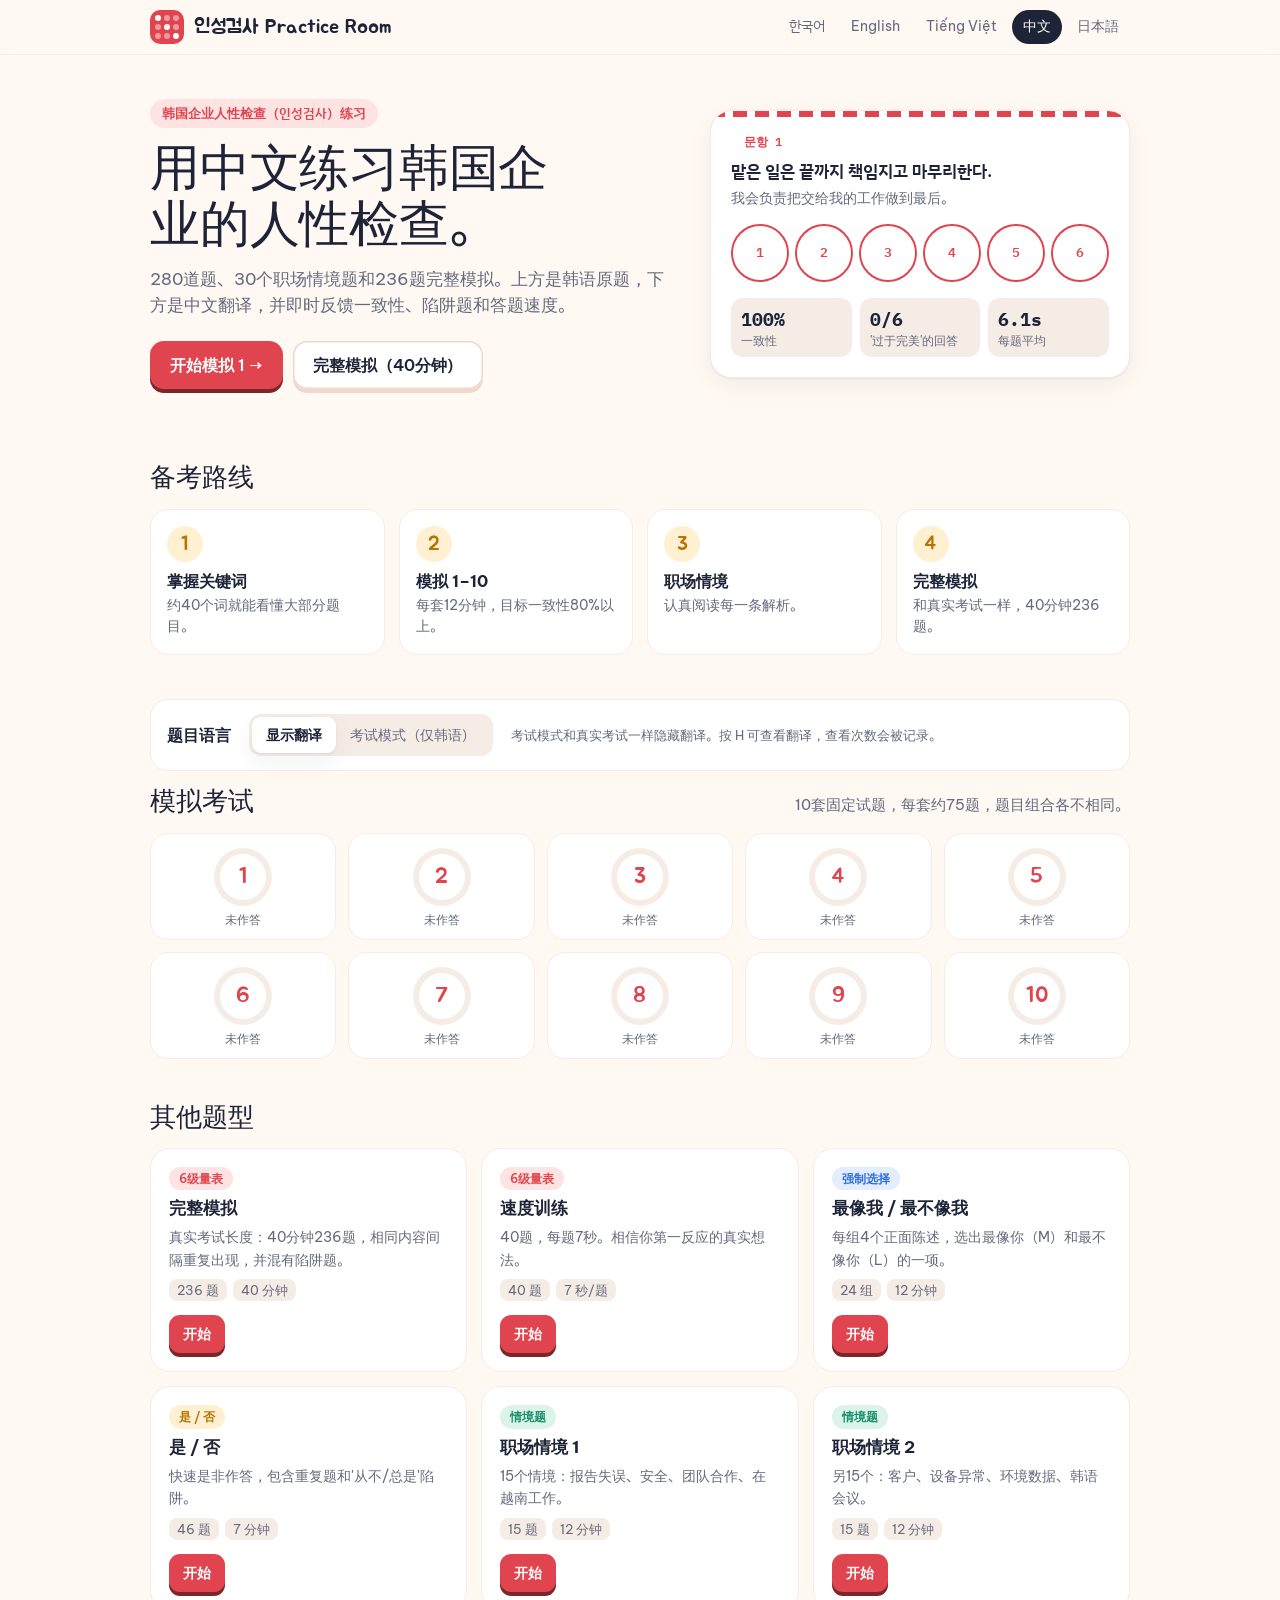
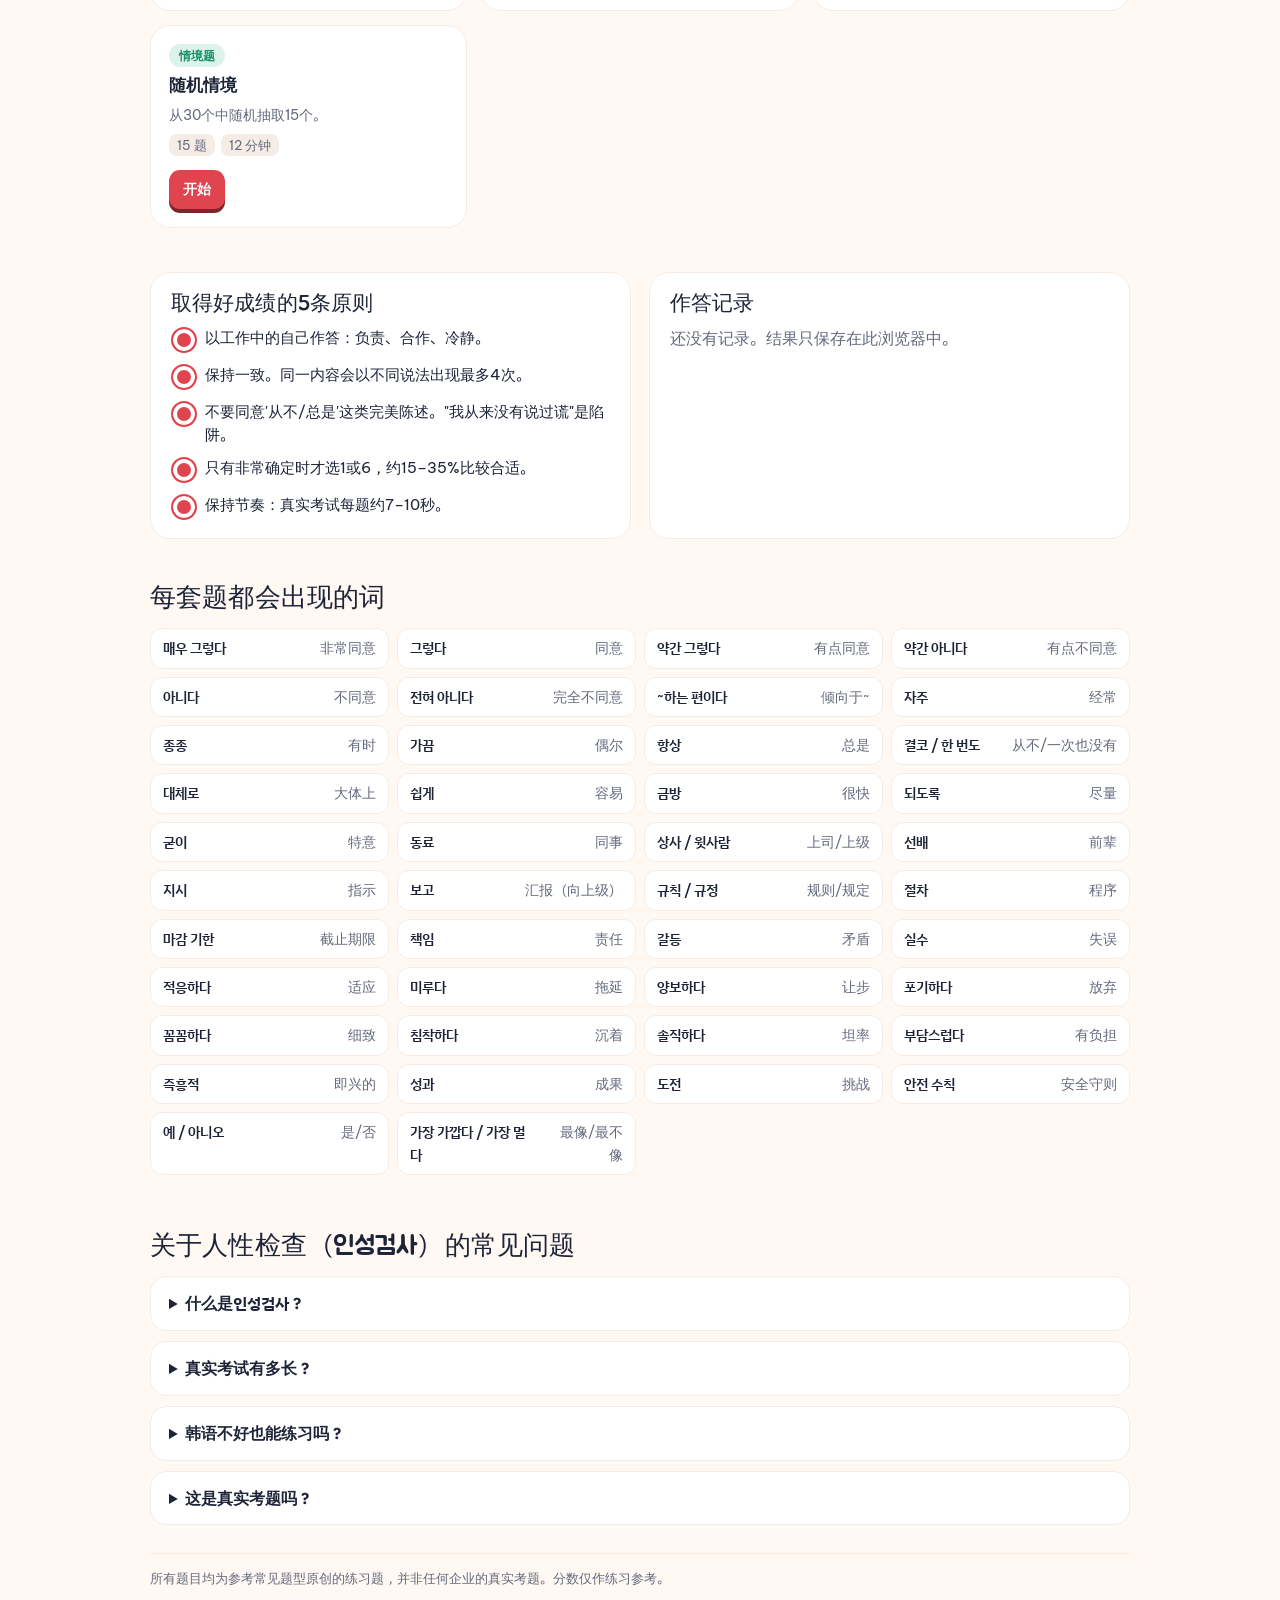
<file: zh/index.html>
<!doctype html>
<html lang="zh-Hans">
<head>
<meta charset="utf-8"><meta name="viewport" content="width=device-width, initial-scale=1, viewport-fit=cover">
<title>韩国企业人性检查（인성검사）练习 – 免费模拟考试，附中文翻译</title><meta name="description" content="免费练习韩国企业人性检查（인성검사）：10套模拟考试、236题完整模拟、速度训练、强制选择题和30个职场情境题，附中文翻译，并即时反馈答题一致性和美化倾向。适合在韩国求职的中国留学生。"><meta name="keywords" content="인성검사, 韩国人性检查, 韩国企业性格测试, 인성검사 练习, 韩国求职, 中国留学生 韩国 就业, 韩国大企业 笔试, 인적성">
<link rel="canonical" href="https://nguyenducanh97.github.io/personality-test/zh/"><link rel="alternate" hreflang="en" href="https://nguyenducanh97.github.io/personality-test/"><link rel="alternate" hreflang="ko" href="https://nguyenducanh97.github.io/personality-test/ko/"><link rel="alternate" hreflang="vi" href="https://nguyenducanh97.github.io/personality-test/vi/"><link rel="alternate" hreflang="zh-Hans" href="https://nguyenducanh97.github.io/personality-test/zh/"><link rel="alternate" hreflang="ja" href="https://nguyenducanh97.github.io/personality-test/ja/"><link rel="alternate" hreflang="x-default" href="https://nguyenducanh97.github.io/personality-test/"><meta name="robots" content="index, follow">
<meta property="og:type" content="website"><meta property="og:url" content="https://nguyenducanh97.github.io/personality-test/zh/"><meta property="og:title" content="韩国企业人性检查（인성검사）练习 – 免费模拟考试，附中文翻译"><meta property="og:description" content="免费练习韩国企业人性检查（인성검사）：10套模拟考试、236题完整模拟、速度训练、强制选择题和30个职场情境题，附中文翻译，并即时反馈答题一致性和美化倾向。适合在韩国求职的中国留学生。"><meta property="og:locale" content="zh_CN"><meta name="twitter:card" content="summary">
<meta name="theme-color" content="#E0454F"><link rel="preconnect" href="https://fonts.googleapis.com"><link rel="preconnect" href="https://fonts.gstatic.com" crossorigin><link rel="stylesheet" href="https://fonts.googleapis.com/css2?family=Jua&family=Be+Vietnam+Pro:wght@400;600;700&family=IBM+Plex+Sans+KR:wght@400;600;700&family=IBM+Plex+Mono:wght@500;600&display=swap"><script type="application/ld+json">{"@context": "https://schema.org", "@graph": [{"@type": "WebApplication", "name": "인성검사 Practice Room", "url": "https://nguyenducanh97.github.io/personality-test/zh/", "inLanguage": "zh-Hans", "applicationCategory": "EducationalApplication", "operatingSystem": "Any", "description": "免费练习韩国企业人性检查（인성검사）：10套模拟考试、236题完整模拟、速度训练、强制选择题和30个职场情境题，附中文翻译，并即时反馈答题一致性和美化倾向。适合在韩国求职的中国留学生。", "offers": {"@type": "Offer", "price": "0", "priceCurrency": "USD"}}, {"@type": "FAQPage", "mainEntity": [{"@type": "Question", "name": "什么是인성검사？", "acceptedAnswer": {"@type": "Answer", "text": "这是大多数韩国大企业在简历筛选后进行的性格测试。你需要对数百条关于自己的短句作答；没有标准答案，但公司会看一致性、诚实度和匹配度。"}}, {"@type": "Question", "name": "真实考试有多长？", "acceptedAnswer": {"@type": "Answer", "text": "通常40–60分钟内200–400题以上，每题约7–10秒。本站的完整模拟与此长度相同。"}}, {"@type": "Question", "name": "韩语不好也能练习吗？", "acceptedAnswer": {"@type": "Answer", "text": "可以。先对照中文翻译练习，再切换到考试模式提高韩语阅读速度。"}}, {"@type": "Question", "name": "这是真实考题吗？", "acceptedAnswer": {"@type": "Answer", "text": "不是。所有题目都是参考常见题型原创的练习题。"}}]}]}</script>
<link rel="stylesheet" href="../assets/style.css">
</head>
<body>
<header class="topbar"><div class="in"><a class="brand" href="../"><span class="logo" aria-hidden="true"><i class="f"></i><i></i><i></i><i></i><i class="f"></i><i></i><i></i><i></i><i class="f"></i></span><span>인성검사 Practice Room</span></a><nav class="langs" aria-label="Language"><a href="../ko/" hreflang="ko" lang="ko">한국어</a><a href="../" hreflang="en" lang="en">English</a><a href="../vi/" hreflang="vi" lang="vi">Tiếng Việt</a><a href="../zh/" hreflang="zh-Hans" lang="zh-Hans" aria-current="page">中文</a><a href="../ja/" hreflang="ja" lang="ja">日本語</a></nav></div></header>
<main class="wrap">
<div id="app"><div class="hero"><div><span class="eyebrow">韩国企业人性检查（인성검사）练习</span><h1>用中文练习韩国企业的人性检查。</h1><p class="sub">280道题、30个职场情境题和236题完整模拟。上方是韩语原题，下方是中文翻译，并即时反馈一致性、陷阱题和答题速度。</p></div></div>
<noscript><p>This practice site needs JavaScript.</p></noscript></div>
<section id="about" class="faq"><div class="sec-head"><h2>关于人性检查（인성검사）的常见问题</h2></div><details><summary>什么是인성검사？</summary><p>这是大多数韩国大企业在简历筛选后进行的性格测试。你需要对数百条关于自己的短句作答；没有标准答案，但公司会看一致性、诚实度和匹配度。</p></details><details><summary>真实考试有多长？</summary><p>通常40–60分钟内200–400题以上，每题约7–10秒。本站的完整模拟与此长度相同。</p></details><details><summary>韩语不好也能练习吗？</summary><p>可以。先对照中文翻译练习，再切换到考试模式提高韩语阅读速度。</p></details><details><summary>这是真实考题吗？</summary><p>不是。所有题目都是参考常见题型原创的练习题。</p></details><footer class="note">所有题目均为参考常见题型原创的练习题，并非任何企业的真实考题。分数仅作练习参考。</footer></section>
</main>
<script>window.PAGE_LANG="zh";</script>
<script src="../assets/data.js"></script><script src="../assets/tr-zh.js"></script>
<script src="../assets/app.js"></script>
</body>
</html>
</file>
<file: assets/style.css>
:root{
  --bg:#FFF8F3; --surface:#FFFFFF; --ink:#1D2438; --muted:#646A7D; --line:#F0D8CE; --faint:#F6ECE6;
  --coral:#E0454F; --coral-soft:#FDE4E3; --mint:#178F6B; --mint-soft:#DCF3EA; --sun:#B77400; --sun-soft:#FFF0D2; --sky:#2F6FE0; --sky-soft:#E4EDFD;
  --mark:#1D2438; --mark-ink:#FFFFFF; --on-accent:#FFFFFF; --focus:#2F6FE0; --shadow:0 1px 2px rgba(29,36,56,.06),0 8px 24px rgba(29,36,56,.06);
  --display:"Jua","Be Vietnam Pro","IBM Plex Sans KR",system-ui,sans-serif;
  --sans:"Be Vietnam Pro","IBM Plex Sans KR","Apple SD Gothic Neo","Malgun Gothic","PingFang SC","Microsoft YaHei","Hiragino Sans","Yu Gothic","Noto Sans CJK SC",system-ui,sans-serif;
  --mono:"IBM Plex Mono",ui-monospace,Menlo,Consolas,monospace;
}
@media (prefers-color-scheme: dark){:root:not([data-theme="light"]){color-scheme:dark;
  --bg:#12151E; --surface:#1B1F2B; --ink:#EEF0F6; --muted:#A3A8BA; --line:#3B3136; --faint:#252A37;
  --coral:#FF7C84; --coral-soft:#3A2328; --mint:#52D3A7; --mint-soft:#163128; --sun:#FFC862; --sun-soft:#382D14; --sky:#86ABFF; --sky-soft:#1B2640;
  --mark:#EEF0F6; --mark-ink:#12151E; --on-accent:#2A0E12; --focus:#86ABFF; --shadow:0 1px 2px rgba(0,0,0,.3),0 8px 24px rgba(0,0,0,.25);}}
:root[data-theme="dark"]{color-scheme:dark;
  --bg:#12151E; --surface:#1B1F2B; --ink:#EEF0F6; --muted:#A3A8BA; --line:#3B3136; --faint:#252A37;
  --coral:#FF7C84; --coral-soft:#3A2328; --mint:#52D3A7; --mint-soft:#163128; --sun:#FFC862; --sun-soft:#382D14; --sky:#86ABFF; --sky-soft:#1B2640;
  --mark:#EEF0F6; --mark-ink:#12151E; --on-accent:#2A0E12; --focus:#86ABFF; --shadow:0 1px 2px rgba(0,0,0,.3),0 8px 24px rgba(0,0,0,.25);}
*{box-sizing:border-box}
html{scroll-behavior:smooth}
@media (prefers-reduced-motion:reduce){html{scroll-behavior:auto}*{animation:none!important;transition:none!important}}
body{margin:0;background:var(--bg);color:var(--ink);font-family:var(--sans);font-size:15.5px;line-height:1.6;padding-inline:16px;padding-block:0 56px}
.wrap{max-width:980px;margin:0 auto}
h1,h2,h3{margin:0;line-height:1.2;text-wrap:balance}
h2{font-family:var(--display);font-weight:400;font-size:26px;letter-spacing:.005em}
button,select{font:inherit;color:inherit}
a{color:var(--sky)}
:focus-visible{outline:3px solid var(--focus);outline-offset:2px;border-radius:6px}
.muted{color:var(--muted)}
.mono{font-family:var(--mono);font-variant-numeric:tabular-nums}
kbd{font-family:var(--mono);font-size:11.5px;border:1px solid var(--line);border-bottom-width:2px;border-radius:5px;padding:0 5px;background:var(--surface)}

/* top bar */
.topbar{position:sticky;top:env(safe-area-inset-top,0px);z-index:20;background:color-mix(in srgb,var(--bg) 88%,transparent);backdrop-filter:blur(8px);-webkit-backdrop-filter:blur(8px);border-bottom:1px solid var(--faint);margin-inline:-16px;padding:10px 16px}
.topbar .in{max-width:980px;margin:0 auto;display:flex;align-items:center;justify-content:space-between;gap:12px;flex-wrap:wrap}
.brand{display:flex;align-items:center;gap:10px;text-decoration:none;color:var(--ink);font-family:var(--display);font-size:20px}
.brand .logo{width:34px;height:34px;border-radius:10px;background:var(--coral);display:grid;grid-template-columns:repeat(3,6px);gap:3px;place-content:center}
.brand .logo i{width:6px;height:6px;border-radius:50%;background:rgba(255,255,255,.45)}
.brand .logo i.f{background:#fff}
.langs{display:flex;gap:4px;flex-wrap:wrap}
.langs a{text-decoration:none;color:var(--muted);font-size:13.5px;padding:5px 10px;border-radius:999px;border:1px solid transparent}
.langs a:hover{background:var(--faint);color:var(--ink)}
.langs a[aria-current="page"]{background:var(--ink);color:var(--bg)}

/* hero */
.hero{display:grid;grid-template-columns:1.25fr 1fr;gap:36px;align-items:center;padding-block:44px 30px}
@media (max-width:820px){.hero{grid-template-columns:1fr;gap:26px;padding-block:28px 18px}}
.eyebrow{display:inline-flex;align-items:center;gap:8px;font-size:13px;font-weight:600;color:var(--coral);background:var(--coral-soft);padding:4px 12px;border-radius:999px}
.hero h1{font-family:var(--display);font-weight:400;font-size:clamp(32px,5.2vw,50px);line-height:1.12;margin:14px 0 12px;letter-spacing:-.005em}
.hero h1 em{font-style:normal;color:var(--coral);background:linear-gradient(transparent 62%,var(--sun-soft) 62%)}
.hero p.sub{margin:0;color:var(--muted);font-size:16.5px;max-width:52ch}
.ctas{display:flex;gap:10px;flex-wrap:wrap;margin-top:22px}
.btn{display:inline-flex;align-items:center;gap:8px;border:0;border-radius:14px;padding:12px 20px;cursor:pointer;font-weight:600;background:var(--coral);color:var(--on-accent);box-shadow:0 4px 0 color-mix(in srgb,var(--coral) 55%,#000);transition:transform .1s,box-shadow .1s;text-decoration:none;white-space:nowrap}
.btn:hover{transform:translateY(-1px)}
.btn:active{transform:translateY(3px);box-shadow:0 1px 0 color-mix(in srgb,var(--coral) 55%,#000)}
.btn.ghost{background:var(--surface);color:var(--ink);box-shadow:0 0 0 1.5px var(--line) inset,0 4px 0 var(--line)}
.btn.small{padding:8px 14px;border-radius:11px;font-size:14px}
.btn:disabled{opacity:.4;cursor:not-allowed;transform:none}

/* OMR demo card */
.demo{background:var(--surface);border-radius:22px;box-shadow:var(--shadow);padding:20px;position:relative;overflow:hidden;border:1px solid var(--faint)}
.demo:before{content:"";position:absolute;inset:0 0 auto 0;height:6px;background:repeating-linear-gradient(90deg,var(--coral) 0 14px,transparent 14px 22px)}
.demo .tag{font-family:var(--mono);font-size:12px;color:var(--coral)}
.demo .dq{font-weight:600;font-size:17px;margin:6px 0 2px}
.demo .dt{color:var(--muted);font-size:14px;margin:0 0 14px}
.demo .row6{display:grid;grid-template-columns:repeat(6,1fr);gap:6px}
.demo .row6 span{aspect-ratio:1;border-radius:50%;border:2px solid var(--coral);display:grid;place-items:center;font-family:var(--mono);font-size:13px;color:var(--coral);font-weight:600}
.demo .row6 span.on{animation:fill 4.5s infinite}
@keyframes fill{0%,30%{background:transparent;color:var(--coral);border-color:var(--coral)}40%,85%{background:var(--mark);color:var(--mark-ink);border-color:var(--mark)}95%,100%{background:transparent;color:var(--coral);border-color:var(--coral)}}
.demo .stats3{display:grid;grid-template-columns:repeat(3,1fr);gap:8px;margin-top:16px}
.demo .stats3 div{background:var(--faint);border-radius:12px;padding:8px 10px}
.demo .stats3 b{display:block;font-family:var(--mono);font-size:18px}
.demo .stats3 small{color:var(--muted);font-size:11.5px;line-height:1.3;display:block}

/* sections */
section.block{margin-top:44px}
.sec-head{display:flex;align-items:baseline;justify-content:space-between;gap:12px;flex-wrap:wrap;margin-bottom:14px}
.sec-head p{margin:0;color:var(--muted);font-size:14.5px;max-width:60ch}

/* path */
.path{display:grid;grid-template-columns:repeat(4,1fr);gap:14px;counter-reset:step}
@media (max-width:820px){.path{grid-template-columns:1fr 1fr}}
@media (max-width:460px){.path{grid-template-columns:1fr}}
.step{background:var(--surface);border-radius:18px;padding:16px;border:1px solid var(--faint);position:relative}
.step:before{counter-increment:step;content:counter(step);font-family:var(--display);font-size:20px;width:36px;height:36px;border-radius:50%;display:grid;place-items:center;margin-bottom:10px;background:var(--sun-soft);color:var(--sun)}
.step.done:before{content:"✓";background:var(--mint-soft);color:var(--mint)}
.step h3{font-size:16px;font-weight:700;margin-bottom:4px}
.step p{margin:0;font-size:13.5px;color:var(--muted)}

/* mocks */
.mockgrid{display:grid;grid-template-columns:repeat(5,1fr);gap:12px}
@media (max-width:640px){.mockgrid{grid-template-columns:repeat(3,1fr)}}
.mock{background:var(--surface);border:1px solid var(--faint);border-radius:18px;padding:14px 8px 12px;cursor:pointer;display:flex;flex-direction:column;align-items:center;gap:6px;transition:transform .12s,box-shadow .12s}
.mock:hover{transform:translateY(-2px);box-shadow:var(--shadow)}
.ring{--p:0;width:58px;height:58px;border-radius:50%;background:conic-gradient(var(--mint) calc(var(--p)*1%),var(--faint) 0);display:grid;place-items:center}
.ring b{width:46px;height:46px;border-radius:50%;background:var(--surface);display:grid;place-items:center;font-family:var(--display);font-size:22px;font-weight:400;color:var(--coral)}
.mock span{font-size:12px;color:var(--muted);text-align:center;line-height:1.25}

/* formats */
.cards{display:grid;grid-template-columns:repeat(auto-fill,minmax(270px,1fr));gap:14px}
.card{background:var(--surface);border:1px solid var(--faint);border-radius:20px;padding:18px;display:flex;flex-direction:column;gap:8px}
.card h3{font-size:17px;font-weight:700}
.card p{margin:0;color:var(--muted);font-size:14px;flex:1}
.chip{align-self:flex-start;font-size:12px;font-weight:600;border-radius:999px;padding:2px 10px}
.chip.likert{background:var(--coral-soft);color:var(--coral)}
.chip.forced{background:var(--sky-soft);color:var(--sky)}
.chip.yesno{background:var(--sun-soft);color:var(--sun)}
.chip.sjt{background:var(--mint-soft);color:var(--mint)}
.meta{display:flex;flex-wrap:wrap;gap:6px;font-size:12.5px;color:var(--muted)}
.meta span{background:var(--faint);border-radius:8px;padding:1px 8px}
.card .btn{align-self:flex-start;margin-top:6px}

/* mode toggle */
.mode{display:flex;flex-wrap:wrap;gap:12px 18px;align-items:center;background:var(--surface);border:1px solid var(--faint);border-radius:18px;padding:14px 16px;margin-bottom:16px}
.seg{display:inline-flex;background:var(--faint);border-radius:12px;padding:3px}
.seg button{border:0;background:transparent;padding:7px 14px;border-radius:9px;cursor:pointer;font-size:14px;color:var(--muted)}
.seg button[aria-pressed="true"]{background:var(--surface);color:var(--ink);font-weight:600;box-shadow:var(--shadow)}
.mode p{margin:0;font-size:13px;color:var(--muted);flex:1;min-width:220px}

.two{display:grid;grid-template-columns:1fr 1fr;gap:18px}
@media (max-width:760px){.two{grid-template-columns:1fr}}
.panel{background:var(--surface);border:1px solid var(--faint);border-radius:20px;padding:18px 20px}
.panel h2{font-size:21px;margin-bottom:10px}
.tips{margin:0;padding:0;list-style:none;display:flex;flex-direction:column;gap:10px}
.tips li{display:grid;grid-template-columns:26px 1fr;gap:8px;font-size:14.5px}
.tips li:before{content:"";width:22px;height:22px;border-radius:50%;border:2px solid var(--coral);margin-top:1px;box-shadow:inset 0 0 0 4px var(--surface);background:var(--coral)}
.tablewrap{overflow-x:auto}
table.hist{width:100%;border-collapse:collapse;font-size:13.5px}
table.hist th,table.hist td{text-align:left;padding:7px 6px;border-bottom:1px solid var(--faint)}
table.hist th{color:var(--muted);font-weight:600;font-size:12px}
.gloss{display:grid;grid-template-columns:repeat(auto-fill,minmax(210px,1fr));gap:8px}
.gloss div{background:var(--surface);border:1px solid var(--faint);border-radius:12px;padding:8px 12px;display:flex;justify-content:space-between;gap:10px;font-size:14px}
.gloss b{font-weight:600}
.gloss i{font-style:normal;color:var(--muted);text-align:right}
.confirm{display:flex;flex-wrap:wrap;gap:10px;align-items:center;justify-content:space-between;background:var(--sun-soft);border-radius:12px;padding:10px 12px;margin-top:10px}

/* test screen */
.bar{position:sticky;top:calc(env(safe-area-inset-top,0px) + 58px);z-index:10;background:var(--bg);padding-block:12px 10px;display:flex;flex-wrap:wrap;gap:8px 14px;align-items:center;justify-content:space-between}
.bar .t{font-weight:700}
.pill-clock{font-family:var(--mono);font-weight:600;font-size:17px;background:var(--surface);border:1px solid var(--faint);border-radius:999px;padding:3px 12px;font-variant-numeric:tabular-nums}
.pill-clock.low{color:var(--coral);border-color:var(--coral)}
.prog{flex-basis:100%;height:10px;background:var(--faint);border-radius:99px;overflow:hidden}
.prog i{display:block;height:100%;width:0;border-radius:99px;background:linear-gradient(90deg,var(--coral),var(--sun));transition:width .25s}
.sheet{margin-top:10px;background:var(--surface);border-radius:24px;box-shadow:var(--shadow);border:1px solid var(--faint);padding:26px clamp(18px,4vw,34px)}
.qnum{font-family:var(--mono);color:var(--coral);font-weight:600;font-size:13px}
.stmt{font-size:clamp(20px,3.2vw,25px);font-weight:700;margin:8px 0 6px;line-height:1.45}
.tr-line{color:var(--muted);font-size:15.5px;margin:0}
.peek{border:0;background:var(--sky-soft);color:var(--sky);cursor:pointer;padding:4px 12px;border-radius:999px;font-size:13px;font-weight:600}
.scale{display:grid;grid-template-columns:repeat(6,1fr);gap:8px;margin-top:26px}
.scale.two{grid-template-columns:repeat(2,1fr);max-width:380px}
.bub{display:flex;flex-direction:column;align-items:center;gap:8px;background:none;border:0;cursor:pointer;padding:4px 0}
.bub .o{width:clamp(42px,8vw,54px);height:clamp(42px,8vw,54px);border-radius:50%;border:2.5px solid var(--c,var(--coral));display:grid;place-items:center;font-family:var(--mono);font-weight:600;font-size:17px;color:var(--c,var(--coral));background:var(--surface);transition:transform .12s,background .12s}
.bub:hover .o{transform:scale(1.08);background:var(--faint)}
.bub[aria-pressed="true"] .o{background:var(--mark);border-color:var(--mark);color:var(--mark-ink);transform:scale(1.05)}
.bub small{font-size:12px;color:var(--muted);text-align:center;line-height:1.3}
.nav{display:flex;justify-content:space-between;gap:10px;margin-top:20px;flex-wrap:wrap}
.keys{font-size:12.5px;color:var(--muted);margin-top:12px}
.toast{position:fixed;left:50%;bottom:calc(20px + env(safe-area-inset-bottom,0px));transform:translateX(-50%);background:var(--ink);color:var(--bg);padding:10px 18px;border-radius:999px;font-weight:600;font-size:14px;box-shadow:var(--shadow);animation:toast 2.4s forwards;z-index:30;max-width:90vw;text-align:center}
@keyframes toast{0%{opacity:0;transform:translate(-50%,10px)}10%,80%{opacity:1;transform:translate(-50%,0)}100%{opacity:0}}
.fc{width:100%;border-collapse:collapse;margin-top:14px}
.fc th{font-size:12px;color:var(--muted);font-weight:600;padding:6px;text-align:center}
.fc th:first-child{text-align:left}
.fc td{padding:12px 6px;border-top:1px solid var(--faint);vertical-align:middle}
.fc td.c{text-align:center;width:64px}
.fc .s{font-weight:600}
.fc .s small{display:block;font-weight:400;color:var(--muted);font-size:13.5px}
.mini{width:38px;height:38px;border-radius:50%;border:2.5px solid var(--coral);background:var(--surface);color:var(--coral);font-family:var(--mono);font-weight:600;cursor:pointer}
.mini.l{border-color:var(--sky);color:var(--sky)}
.mini[aria-pressed="true"]{background:var(--mark);border-color:var(--mark);color:var(--mark-ink)}
.opts-list{display:flex;flex-direction:column;gap:10px;margin-top:18px}
.opt{display:grid;grid-template-columns:36px 1fr;gap:12px;align-items:start;text-align:left;background:var(--bg);border:1.5px solid var(--faint);border-radius:16px;padding:12px 14px;cursor:pointer;transition:border-color .12s}
.opt:hover{border-color:var(--line)}
.opt .l{width:32px;height:32px;border-radius:50%;border:2.5px solid var(--mint);display:grid;place-items:center;font-family:var(--mono);font-weight:600;color:var(--mint)}
.opt[aria-pressed="true"]{border-color:var(--mark)}
.opt[aria-pressed="true"] .l{background:var(--mark);border-color:var(--mark);color:var(--mark-ink)}
.opt small{display:block;color:var(--muted);font-size:13.5px}

/* results */
.res-hero{display:grid;grid-template-columns:auto 1fr;gap:22px;align-items:center;padding-block:26px 8px}
.big-ring{--p:0;--c:var(--mint);width:120px;height:120px;border-radius:50%;background:conic-gradient(var(--c) calc(var(--p)*1%),var(--faint) 0);display:grid;place-items:center}
.big-ring div{width:96px;height:96px;border-radius:50%;background:var(--bg);display:grid;place-items:center;text-align:center}
.big-ring b{font-family:var(--display);font-weight:400;font-size:30px;line-height:1}
.big-ring small{font-size:11px;color:var(--muted);display:block}
.res-hero h1{font-family:var(--display);font-weight:400;font-size:clamp(24px,4vw,34px)}
.stats{display:grid;grid-template-columns:repeat(auto-fit,minmax(150px,1fr));gap:12px;margin-top:18px}
.stat{background:var(--surface);border:1px solid var(--faint);border-radius:16px;padding:14px 16px}
.stat b{display:block;font-family:var(--mono);font-size:24px;font-variant-numeric:tabular-nums}
.stat span{font-size:12.5px;color:var(--muted)}
.pill{display:inline-block;font-size:12px;font-weight:600;border-radius:999px;padding:2px 10px;margin-top:6px}
.pill.good{background:var(--mint-soft);color:var(--mint)}
.pill.warn{background:var(--sun-soft);color:var(--sun)}
.pill.bad{background:var(--coral-soft);color:var(--coral)}
.traits{display:flex;flex-direction:column;gap:12px}
.tr{display:grid;grid-template-columns:170px 1fr 40px;gap:12px;align-items:center;font-size:14.5px}
@media (max-width:520px){.tr{grid-template-columns:118px 1fr 36px}}
.track{height:14px;background:var(--faint);border-radius:99px;overflow:hidden}
.track i{display:block;height:100%;border-radius:99px;background:linear-gradient(90deg,var(--sky),var(--mint))}
.tr .v{font-family:var(--mono);text-align:right}
.fb{display:flex;flex-direction:column;gap:10px}
.fb div{padding:12px 16px;border-radius:14px;background:var(--surface);border:1px solid var(--faint)}
.fb div.warn{background:var(--sun-soft);border-color:transparent}
.fb div.bad{background:var(--coral-soft);border-color:transparent}
.fb div.good{background:var(--mint-soft);border-color:transparent}
.review details{background:var(--surface);border:1px solid var(--faint);border-radius:14px;padding:10px 14px;margin-bottom:8px}
.review summary{cursor:pointer;font-weight:600}
.review .ans{font-size:14px;margin-top:8px}
.tag{font-size:11.5px;font-weight:600;border-radius:6px;padding:1px 7px;margin-left:6px}
.tag.best{background:var(--mint-soft);color:var(--mint)}
.tag.ok{background:var(--sun-soft);color:var(--sun)}
.tag.bad{background:var(--coral-soft);color:var(--coral)}

/* static SEO/FAQ area */
#about{margin-top:56px}
body.testing #about{display:none}
.faq details{background:var(--surface);border:1px solid var(--faint);border-radius:16px;padding:14px 18px;margin-bottom:10px}
.faq summary{cursor:pointer;font-weight:700}
.faq p{margin:8px 0 0;color:var(--muted)}
footer.note{margin-top:28px;font-size:13px;color:var(--muted);border-top:1px solid var(--faint);padding-top:14px}
</file>
